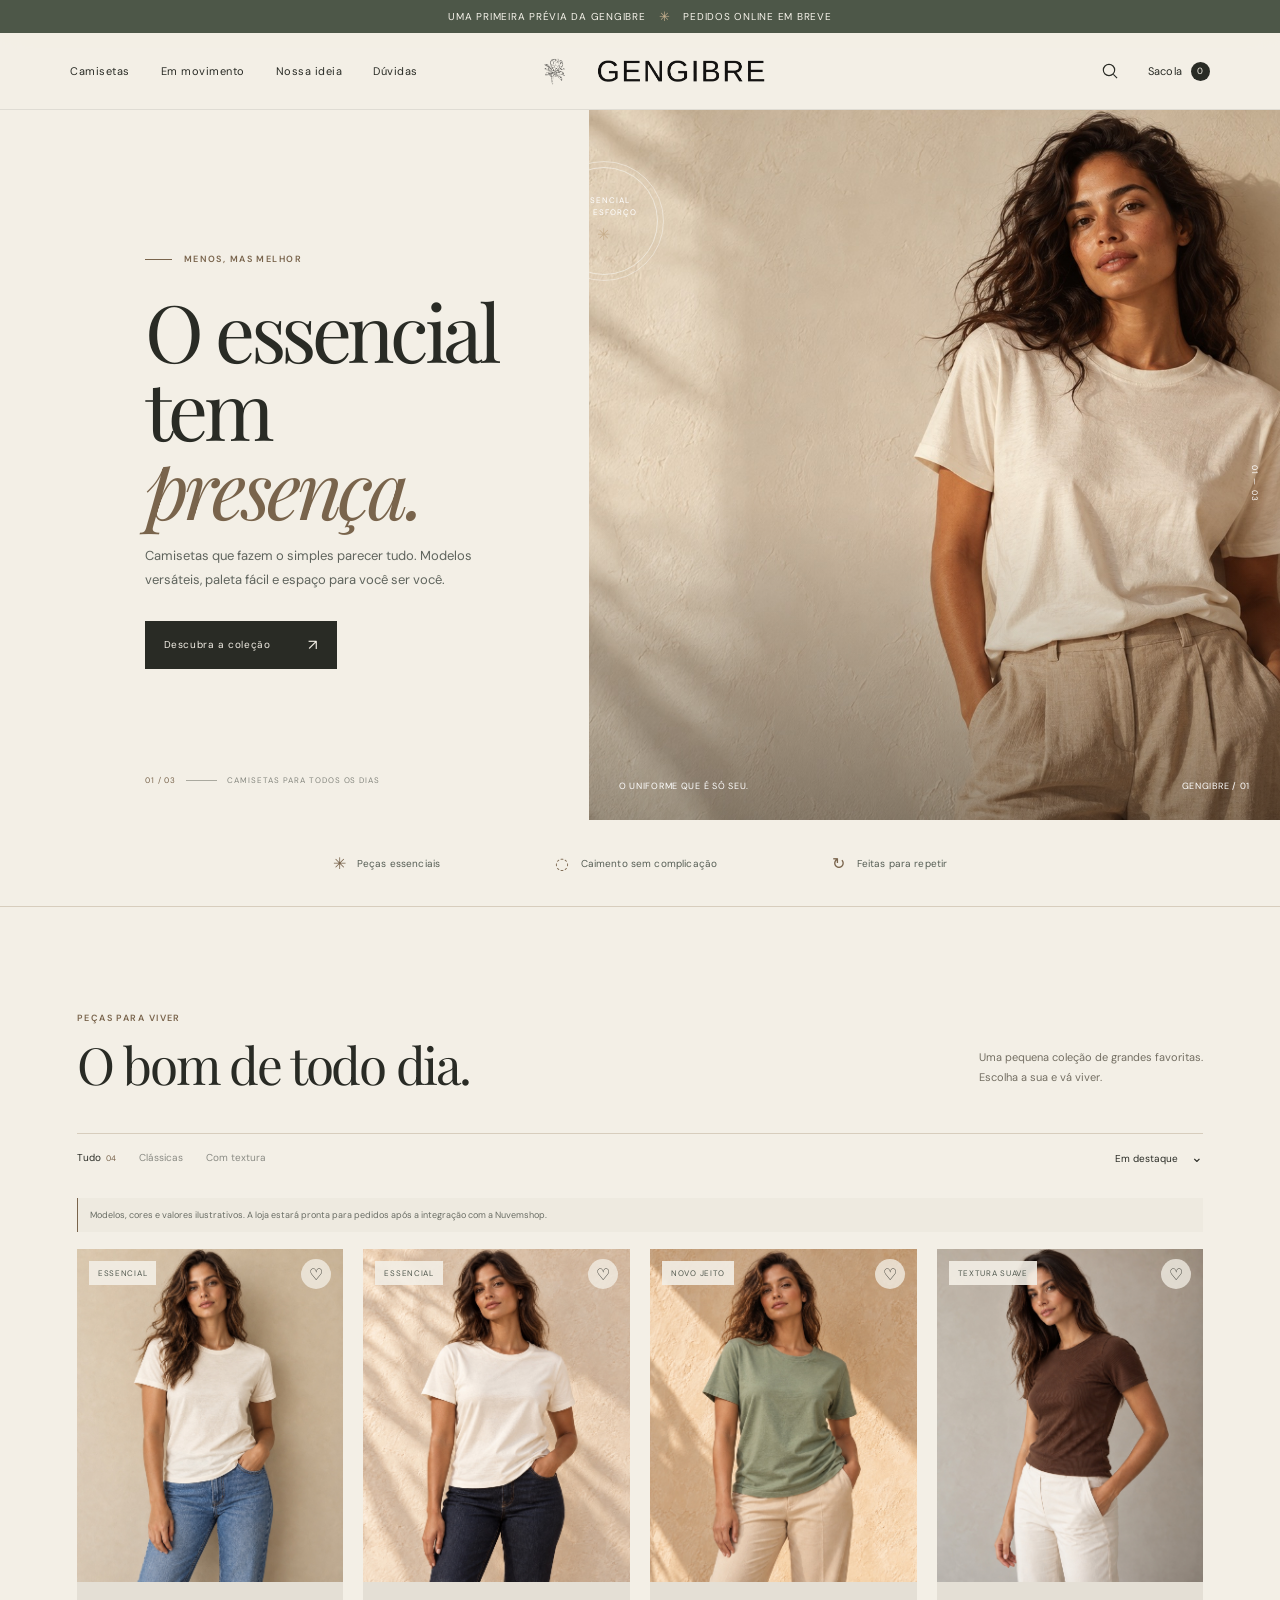
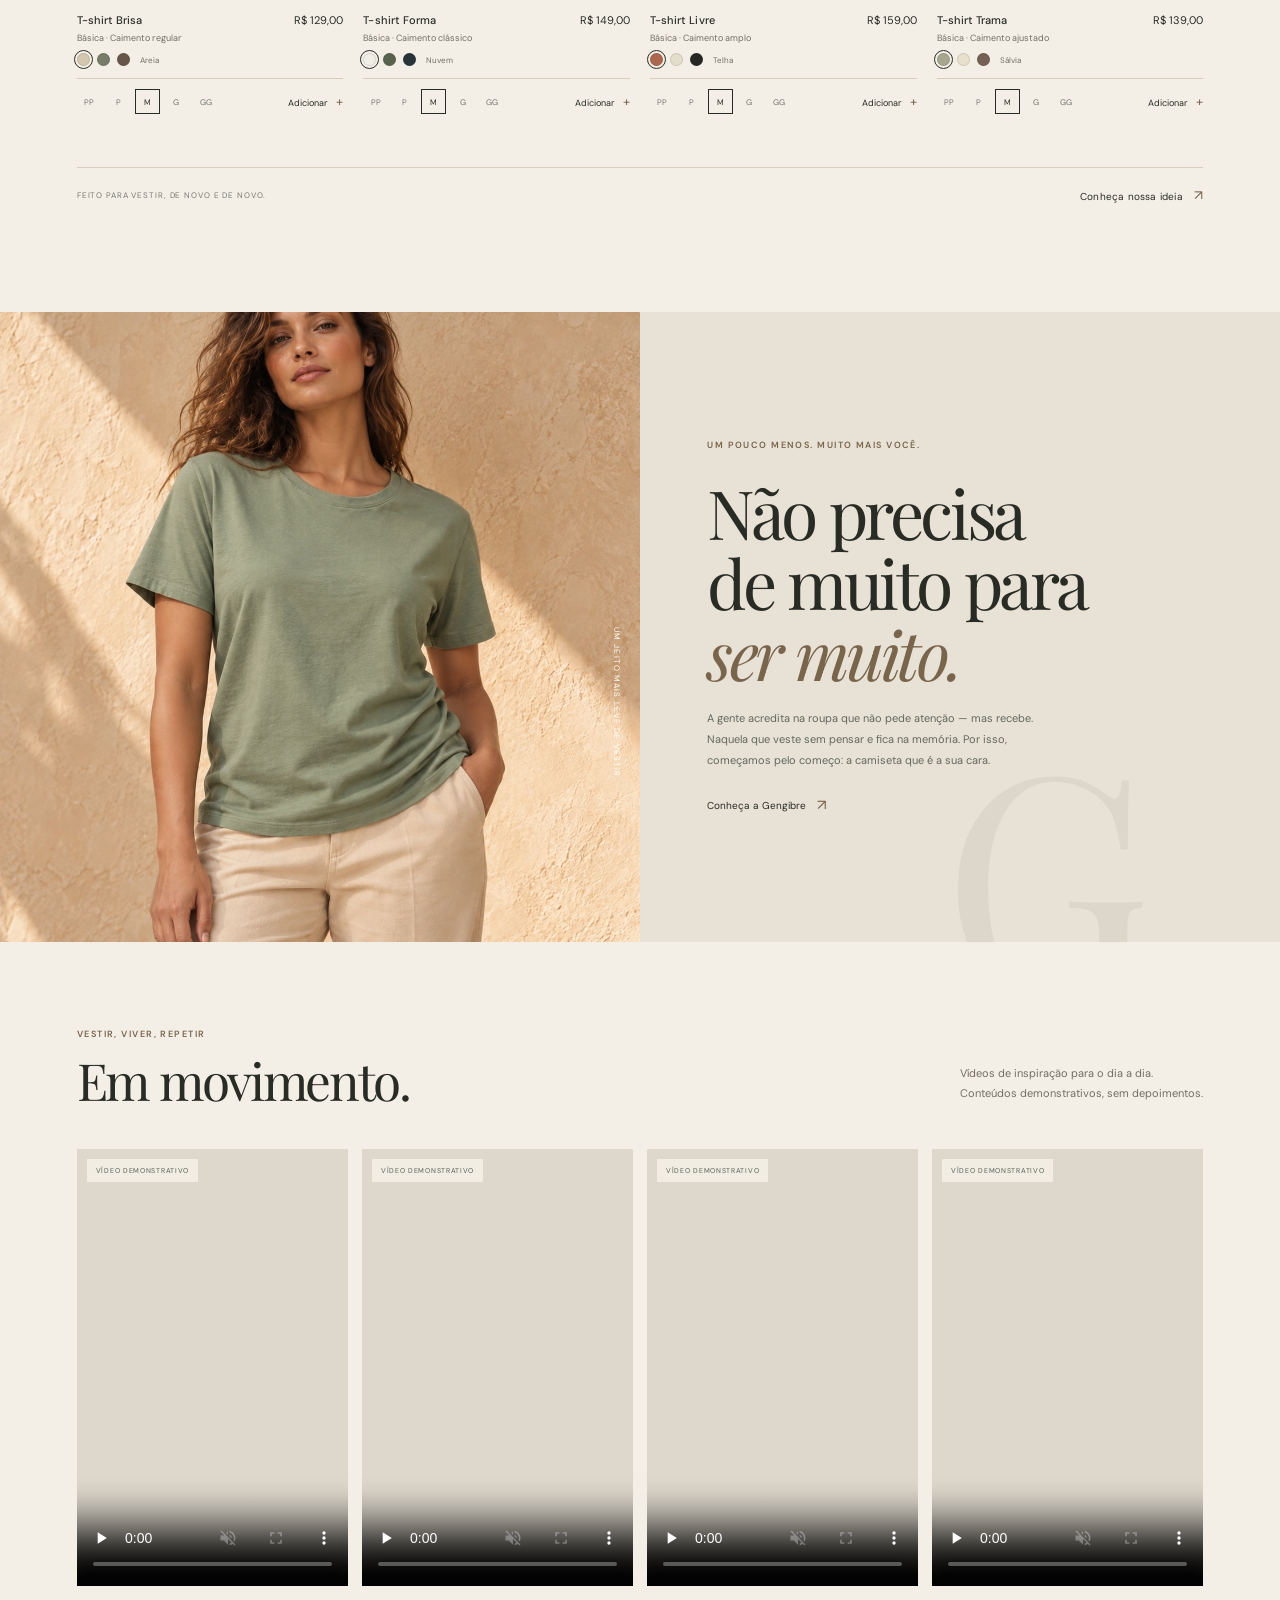
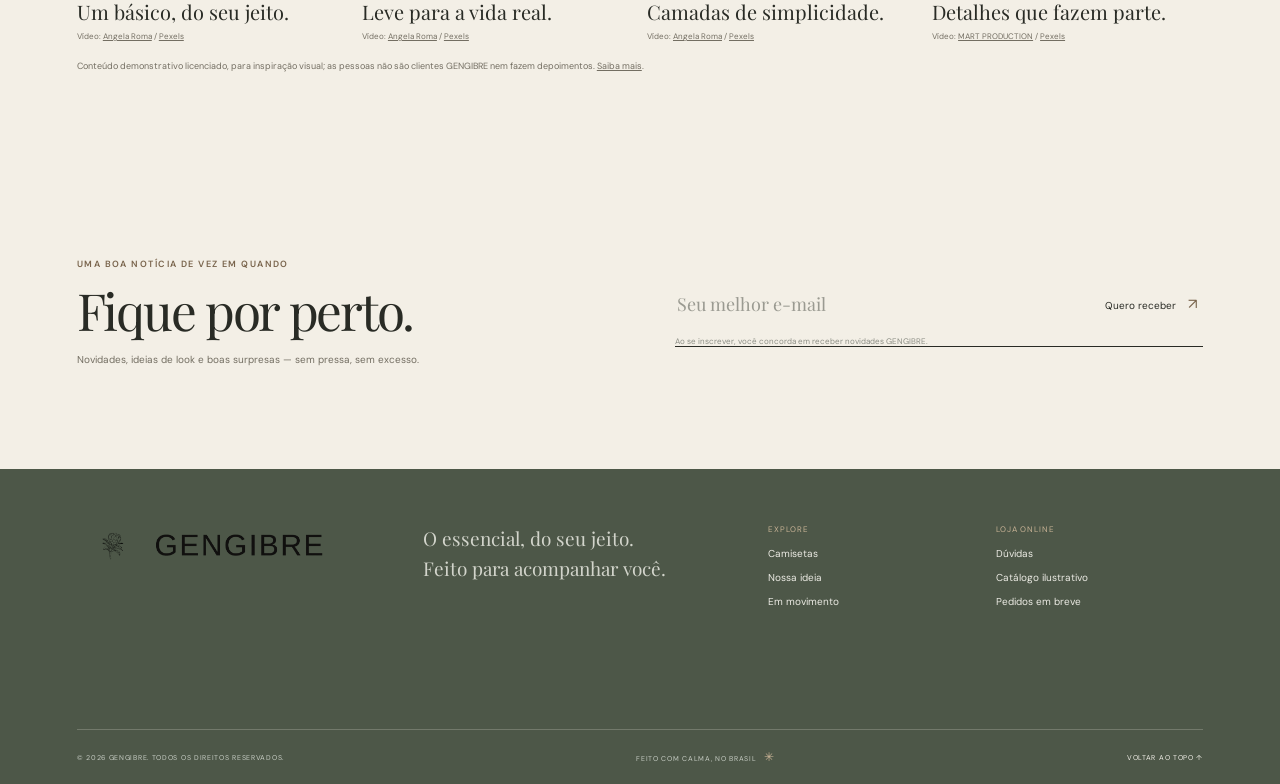
<file: index.html>
<!doctype html>
<html lang="pt-BR">
  <head>
    <meta charset="UTF-8" />
    <meta name="viewport" content="width=device-width, initial-scale=1" />
    <meta name="theme-color" content="#f3efe6" />
    <meta name="description" content="GENGIBRE — camisetas essenciais, feitas para acompanhar você todos os dias." />
    <title>GENGIBRE — vestir o essencial</title>
    <link rel="preconnect" href="https://fonts.googleapis.com" />
    <link rel="preconnect" href="https://fonts.gstatic.com" crossorigin />
    <link href="https://fonts.googleapis.com/css2?family=DM+Sans:wght@400;500;600;700&family=Playfair+Display:wght@400;500&display=swap" rel="stylesheet" />
    <link rel="stylesheet" href="styles.css" />
    <script src="catalog.js" defer></script>
    <script src="store.js" defer></script>
    <script src="script.js" defer></script>
  </head>
  <body>
    <div class="announcement"><span>UMA PRIMEIRA PRÉVIA DA GENGIBRE</span><span class="announcement-dot">✳</span><span>Pedidos online em breve</span></div>

    <header class="site-header">
      <button class="icon-button menu-toggle" aria-label="Abrir menu" aria-expanded="false"><span class="menu-lines"></span></button>
      <nav class="main-nav" aria-label="Navegação principal">
        <a href="colecao.html">Camisetas</a>
        <a href="videos.html">Em movimento</a>
        <a href="sobre.html">Nossa ideia</a>
        <a href="duvidas.html">Dúvidas</a>
      </nav>
      <a class="wordmark has-logo" href="index.html" aria-label="Gengibre, início"><img class="brand-flower" src="assets/gengibre-flower.png" alt="" /><span class="wordmark-crop"><img src="assets/gengibre-wordmark.png" alt="GENGIBRE" /></span></a>
      <div class="header-actions">
        <button class="icon-button search-toggle" aria-label="Abrir busca"><svg viewBox="0 0 24 24" aria-hidden="true"><circle cx="10.8" cy="10.8" r="6.8"></circle><path d="m16 16 4.5 4.5"></path></svg></button>
        <button class="bag-button" aria-label="Abrir sacola">Sacola <span class="bag-count">0</span></button>
      </div>
    </header>

    <div class="search-panel" aria-hidden="true">
      <label for="search-input">O que você está procurando?</label>
      <div class="search-field"><input id="search-input" type="search" placeholder="Busque por uma camiseta..." autocomplete="off" /><button class="search-close" aria-label="Fechar busca">Fechar</button></div>
    </div>
    <div class="mobile-menu" aria-hidden="true"><a href="colecao.html">Camisetas</a><a href="videos.html">Em movimento</a><a href="sobre.html">Nossa ideia</a><a href="duvidas.html">Dúvidas</a></div>

    <main id="inicio">
      <section class="hero" aria-labelledby="hero-title">
        <div class="hero-copy">
          <p class="eyebrow"><span class="eyebrow-line"></span> MENOS, MAS MELHOR</p>
          <h1 id="hero-title">O essencial<br />tem <em>presença.</em></h1>
          <p class="hero-description">Camisetas que fazem o simples parecer tudo. Modelos versáteis, paleta fácil e espaço para você ser você.</p>
          <a class="button button-dark" href="colecao.html">Descubra a coleção <span aria-hidden="true">↗</span></a>
          <div class="hero-note"><span>01 / 03</span><span class="hero-note-line"></span><span>CAMISETAS PARA TODOS OS DIAS</span></div>
        </div>
        <div class="hero-image-wrap">
          <img class="hero-image" src="assets/hero-banner.jpg" alt="Modelo usando camiseta Gengibre em tom marfim" fetchpriority="high" />
          <div class="hero-image-caption"><span>O uniforme que é só seu.</span><span>GENGIBRE / 01</span></div>
          <div class="round-stamp" aria-label="Essenciais para todos os dias"><span>ESSENCIAL<br />SEM ESFORÇO</span><b>✳</b></div>
        </div>
        <div class="hero-index">01 — 03</div>
      </section>

      <section class="promise-bar" aria-label="Diferenciais Gengibre">
        <div><span class="promise-icon">✳</span><span>Peças essenciais</span></div>
        <div><span class="promise-icon">◌</span><span>Caimento sem complicação</span></div>
        <div><span class="promise-icon">↻</span><span>Feitas para repetir</span></div>
      </section>

      <section class="collection section-shell" id="colecao" aria-labelledby="collection-title">
        <div class="section-heading" id="novidades">
          <div><p class="eyebrow">PEÇAS PARA VIVER</p><h2 id="collection-title">O bom de todo dia.</h2></div>
          <p>Uma pequena coleção de grandes favoritas.<br />Escolha a sua e vá viver.</p>
        </div>
        <div class="shop-toolbar">
          <div class="filter-tabs" role="group" aria-label="Filtrar produtos">
            <button class="filter-tab is-active" data-filter="all">Tudo <span>04</span></button>
            <button class="filter-tab" data-filter="classica">Clássicas</button>
            <button class="filter-tab" data-filter="textura">Com textura</button>
          </div>
          <button class="sort-button" aria-label="Ordenar produtos">Em destaque <span aria-hidden="true">⌄</span></button>
        </div>
        <p class="preview-note">Modelos, cores e valores ilustrativos. A loja estará pronta para pedidos após a integração com a Nuvemshop.</p>
        <div class="product-grid" id="product-grid" aria-live="polite"></div>
        <p class="no-results" hidden>Nenhuma camiseta encontrada. Que tal tentar outra busca?</p>
        <div class="collection-bottom"><span>FEITO PARA VESTIR, DE NOVO E DE NOVO.</span><a href="sobre.html">Conheça nossa ideia <span aria-hidden="true">↗</span></a></div>
      </section>

      <section class="editorial" id="sobre">
        <div class="editorial-image"><img src="assets/tee-livre.jpg" alt="Modelo usando camiseta Gengibre verde-sálvia" loading="lazy" /><span class="image-vertical">UM JEITO MAIS LEVE DE VESTIR</span></div>
        <div class="editorial-copy"><p class="eyebrow">UM POUCO MENOS. MUITO MAIS VOCÊ.</p><h2>Não precisa<br />de muito para<br /><em>ser muito.</em></h2><p>A gente acredita na roupa que não pede atenção — mas recebe. Naquela que veste sem pensar e fica na memória. Por isso, começamos pelo começo: a camiseta que é a sua cara.</p><a href="sobre.html" class="text-link">Conheça a Gengibre <span aria-hidden="true">↗</span></a><span class="editorial-mark">G.</span></div>
      </section>

      <section class="video-feature section-shell">
        <div class="section-heading"><div><p class="eyebrow">VESTIR, VIVER, REPETIR</p><h2>Em movimento.</h2></div><p>Vídeos de inspiração para o dia a dia.<br />Conteúdos demonstrativos, sem depoimentos.</p></div>
        <div class="ugc-grid home-ugc-grid">
          <article class="ugc-card"><div class="ugc-video"><video controls muted playsinline preload="none" poster="https://images.pexels.com/videos/7316379/pexels-photo-7316379.jpeg?auto=compress&cs=tinysrgb&fit=crop&h=1200&w=630" aria-label="Vídeo de inspiração: mulher usando camiseta preta"><source src="https://videos.pexels.com/video-files/7316379/7316379-hd_1080_1920_25fps.mp4" type="video/mp4" /></video><span>VÍDEO DEMONSTRATIVO</span></div><div class="ugc-caption"><h2>Um básico, do seu jeito.</h2><p>Vídeo: <a href="https://www.pexels.com/@angela-roma" target="_blank" rel="noreferrer">Angela Roma</a> / <a href="https://www.pexels.com/video/woman-wearing-black-t-shirt-7316379/" target="_blank" rel="noreferrer">Pexels</a></p></div></article>
          <article class="ugc-card"><div class="ugc-video"><video controls muted playsinline preload="none" poster="https://images.pexels.com/videos/7317021/adult-art-beach-beautiful-7317021.jpeg?auto=compress&cs=tinysrgb&fit=crop&h=1200&w=630" aria-label="Vídeo de inspiração: pessoa com camiseta lisa"><source src="https://videos.pexels.com/video-files/7317021/7317021-hd_720_1280_50fps.mp4" type="video/mp4" /></video><span>VÍDEO DEMONSTRATIVO</span></div><div class="ugc-caption"><h2>Leve para a vida real.</h2><p>Vídeo: <a href="https://www.pexels.com/@angela-roma" target="_blank" rel="noreferrer">Angela Roma</a> / <a href="https://www.pexels.com/video/woman-holding-a-plain-shirt-7317021/" target="_blank" rel="noreferrer">Pexels</a></p></div></article>
          <article class="ugc-card"><div class="ugc-video"><video controls muted playsinline preload="none" poster="https://images.pexels.com/videos/7317438/pexels-photo-7317438.jpeg?auto=compress&cs=tinysrgb&fit=crop&h=1200&w=630" aria-label="Vídeo de inspiração: pessoa usando camiseta cinza"><source src="https://videos.pexels.com/video-files/7317438/7317438-hd_1080_1920_25fps.mp4" type="video/mp4" /></video><span>VÍDEO DEMONSTRATIVO</span></div><div class="ugc-caption"><h2>Camadas de simplicidade.</h2><p>Vídeo: <a href="https://www.pexels.com/@angela-roma" target="_blank" rel="noreferrer">Angela Roma</a> / <a href="https://www.pexels.com/video/woman-wearing-a-plain-gray-shirt-7317438/" target="_blank" rel="noreferrer">Pexels</a></p></div></article>
          <article class="ugc-card"><div class="ugc-video"><video controls muted playsinline preload="none" poster="https://images.pexels.com/videos/9558222/pexels-photo-9558222.jpeg?auto=compress&cs=tinysrgb&fit=crop&h=1200&w=630" aria-label="Vídeo de inspiração: camiseta sendo pendurada em cabide"><source src="https://videos.pexels.com/video-files/9558222/9558222-hd_1080_2048_25fps.mp4" type="video/mp4" /></video><span>VÍDEO DEMONSTRATIVO</span></div><div class="ugc-caption"><h2>Detalhes que fazem parte.</h2><p>Vídeo: <a href="https://www.pexels.com/@mart-production" target="_blank" rel="noreferrer">MART PRODUCTION</a> / <a href="https://www.pexels.com/video/a-person-hanging-the-shirt-on-the-rack-9558222/" target="_blank" rel="noreferrer">Pexels</a></p></div></article>
        </div>
        <p class="video-disclaimer">Conteúdo demonstrativo licenciado, para inspiração visual; as pessoas não são clientes GENGIBRE nem fazem depoimentos. <a href="videos.html">Saiba mais</a>.</p>
      </section>

      <section class="newsletter section-shell">
        <div><p class="eyebrow">UMA BOA NOTÍCIA DE VEZ EM QUANDO</p><h2>Fique por perto.</h2><p>Novidades, ideias de look e boas surpresas — sem pressa, sem excesso.</p></div>
        <form class="newsletter-form"><label class="sr-only" for="newsletter-email">Seu e-mail</label><input id="newsletter-email" type="email" placeholder="Seu melhor e-mail" required /><button type="submit" aria-label="Inscrever-se">Quero receber <span aria-hidden="true">↗</span></button><small>Ao se inscrever, você concorda em receber novidades GENGIBRE.</small></form>
      </section>
    </main>

    <footer class="site-footer">
      <div class="footer-main"><a class="wordmark footer-wordmark" href="index.html" aria-label="Gengibre, início"><img class="brand-flower" src="assets/gengibre-flower.png" alt="" /><span class="wordmark-crop"><img src="assets/gengibre-wordmark.png" alt="GENGIBRE" /></span></a><p>O essencial, do seu jeito.<br />Feito para acompanhar você.</p><div class="footer-links"><div><span>EXPLORE</span><a href="colecao.html">Camisetas</a><a href="sobre.html">Nossa ideia</a><a href="videos.html">Em movimento</a></div><div><span>LOJA ONLINE</span><a href="duvidas.html">Dúvidas</a><a href="colecao.html">Catálogo ilustrativo</a><a href="colecao.html">Pedidos em breve</a></div></div></div>
      <div class="footer-bottom"><span>© 2026 GENGIBRE. TODOS OS DIREITOS RESERVADOS.</span><span>FEITO COM CALMA, NO BRASIL <b>✳</b></span><a href="#inicio">VOLTAR AO TOPO ↑</a></div>
    </footer>

    <div class="drawer-backdrop" hidden></div>
    <aside class="cart-drawer" aria-label="Sua sacola" aria-hidden="true">
      <div class="drawer-head"><div><p class="eyebrow">GENGIBRE / SUAS ESCOLHAS</p><h2>Sua sacola <span class="drawer-count">(0)</span></h2></div><button class="drawer-close" aria-label="Fechar sacola">×</button></div>
      <div class="cart-items"></div>
      <div class="empty-cart"><span class="empty-cart-icon">◌</span><h3>Um bom começo.</h3><p>Sua sacola ainda está vazia.<br />Encontre a camiseta que tem a sua cara.</p><button class="button button-dark continue-shopping">Escolher uma camiseta</button></div>
      <div class="drawer-foot" hidden><div class="subtotal"><span>Subtotal ilustrativo</span><strong>R$ 0,00</strong></div><p class="checkout-note">Prévia da loja. Pagamento, frete e pedidos serão ativados com a Nuvemshop.</p><button class="button button-dark checkout-button">Ver próximos passos <span aria-hidden="true">↗</span></button><p class="checkout-unavailable" hidden>Esta vitrine ainda não recebe pedidos. A conexão com a Nuvemshop ativará a finalização da compra.</p><button class="text-link keep-shopping">Continuar escolhendo</button></div>
    </aside>
    <div class="toast" role="status" aria-live="polite"></div>
  </body>
</html>
</file>
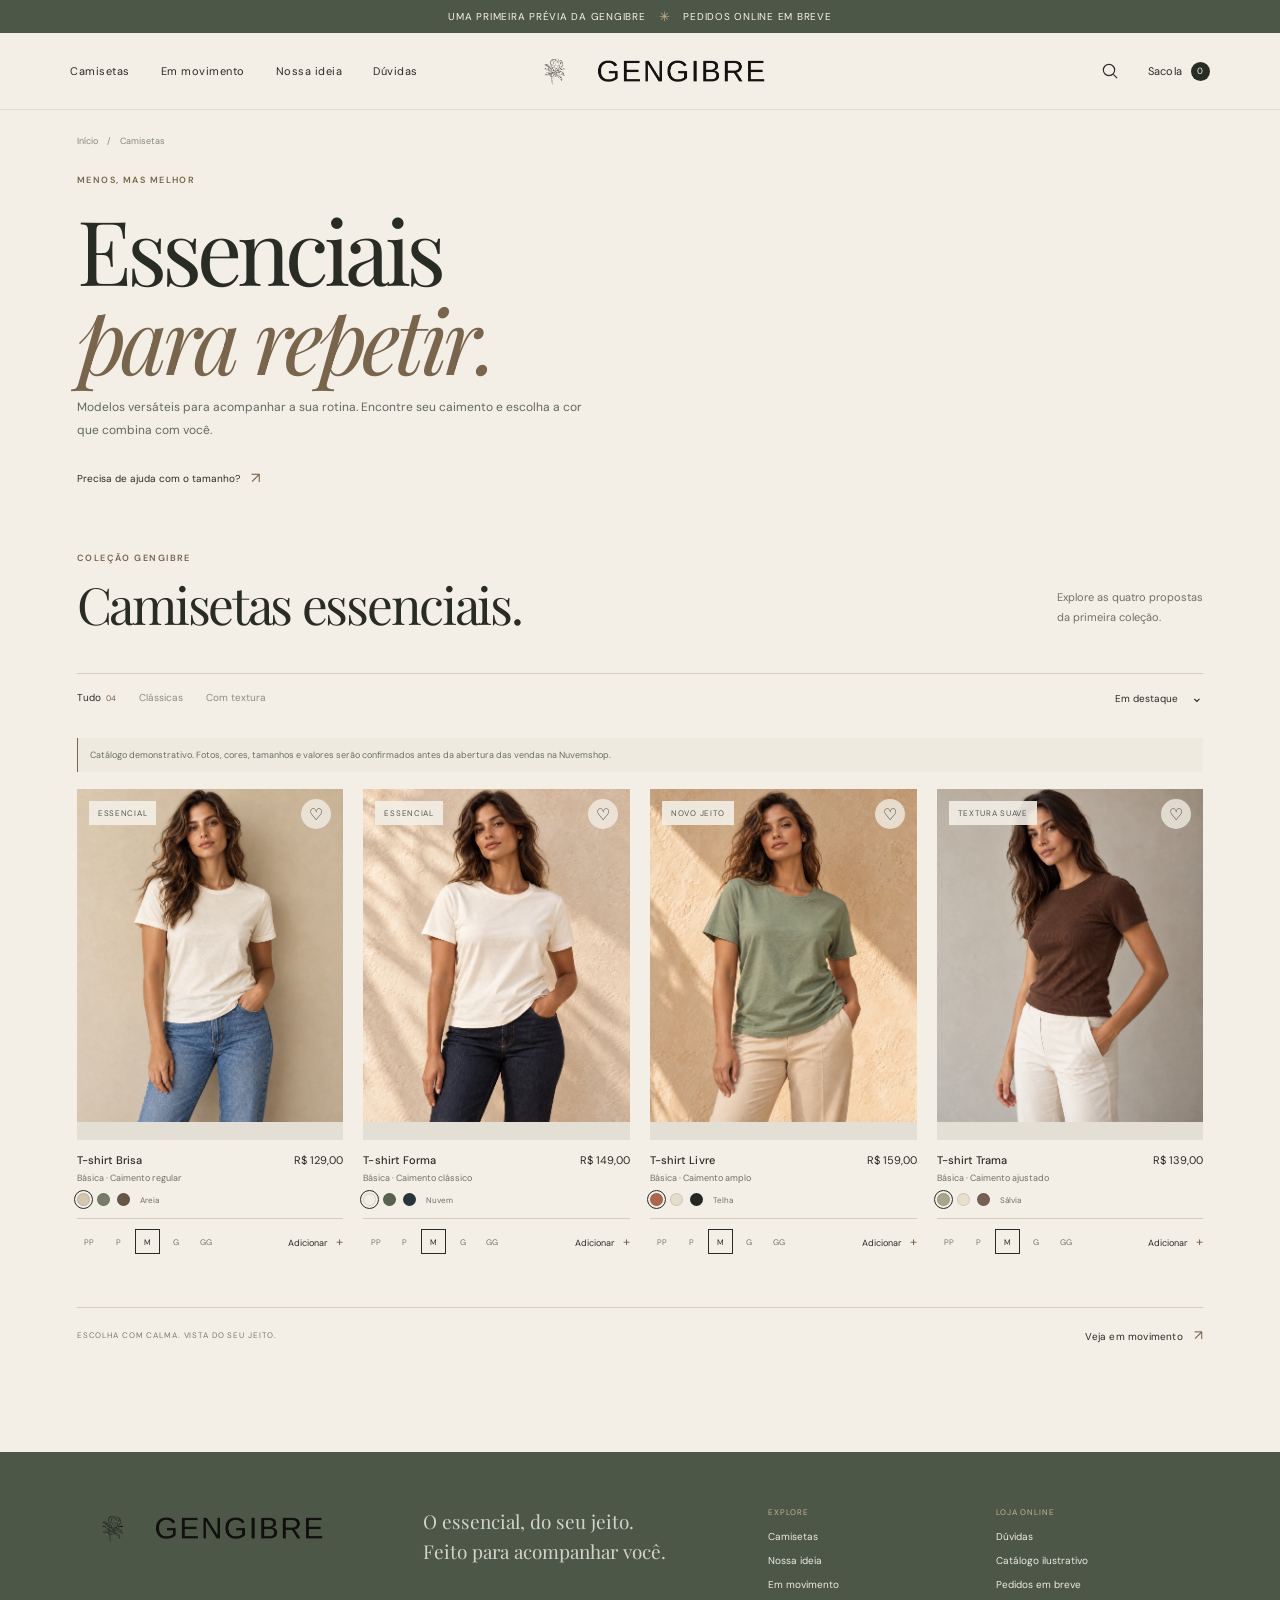
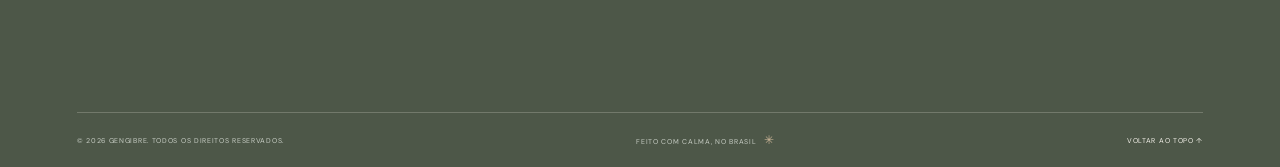
<file: colecao.html>
<!doctype html>
<html lang="pt-BR">
  <head><meta charset="UTF-8" /><meta name="viewport" content="width=device-width, initial-scale=1" /><meta name="theme-color" content="#f3efe6" /><meta name="description" content="Explore a coleção demonstrativa de camisetas básicas GENGIBRE." /><title>Camisetas essenciais — GENGIBRE</title><link rel="preconnect" href="https://fonts.googleapis.com" /><link rel="preconnect" href="https://fonts.gstatic.com" crossorigin /><link href="https://fonts.googleapis.com/css2?family=DM+Sans:wght@400;500;600;700&family=Playfair+Display:wght@400;500&display=swap" rel="stylesheet" /><link rel="stylesheet" href="styles.css" /><script src="catalog.js" defer></script><script src="store.js" defer></script><script src="script.js" defer></script></head>
  <body id="topo">
    <div class="announcement"><span>UMA PRIMEIRA PRÉVIA DA GENGIBRE</span><span class="announcement-dot">✳</span><span>Pedidos online em breve</span></div>
    <header class="site-header">
      <button class="icon-button menu-toggle" aria-label="Abrir menu" aria-expanded="false"><span class="menu-lines"></span></button>
      <nav class="main-nav" aria-label="Navegação principal"><a href="colecao.html">Camisetas</a><a href="videos.html">Em movimento</a><a href="sobre.html">Nossa ideia</a><a href="duvidas.html">Dúvidas</a></nav>
      <a class="wordmark has-logo" href="index.html" aria-label="Gengibre, início"><img class="brand-flower" src="assets/gengibre-flower.png" alt="" /><span class="wordmark-crop"><img src="assets/gengibre-wordmark.png" alt="GENGIBRE" /></span></a>
      <div class="header-actions"><button class="icon-button search-toggle" aria-label="Abrir busca"><svg viewBox="0 0 24 24" aria-hidden="true"><circle cx="10.8" cy="10.8" r="6.8"></circle><path d="m16 16 4.5 4.5"></path></svg></button><button class="bag-button" aria-label="Abrir sacola">Sacola <span class="bag-count">0</span></button></div>
    </header>
    <div class="search-panel" aria-hidden="true"><label for="search-input">O que você está procurando?</label><div class="search-field"><input id="search-input" type="search" placeholder="Busque por uma camiseta..." autocomplete="off" /><button class="search-close" aria-label="Fechar busca">Fechar</button></div></div>
    <div class="mobile-menu" aria-hidden="true"><a href="colecao.html">Camisetas</a><a href="videos.html">Em movimento</a><a href="sobre.html">Nossa ideia</a><a href="duvidas.html">Dúvidas</a></div>
<main>
      <section class="page-intro section-shell collection-page-intro"><nav class="breadcrumbs" aria-label="Você está aqui"><a href="index.html">Início</a><span>/</span><span>Camisetas</span></nav><p class="eyebrow">MENOS, MAS MELHOR</p><h1>Essenciais<br /><em>para repetir.</em></h1><p>Modelos versáteis para acompanhar a sua rotina. Encontre seu caimento e escolha a cor que combina com você.</p><a href="duvidas.html#tamanhos" class="text-link">Precisa de ajuda com o tamanho? <span aria-hidden="true">↗</span></a></section>
      <section class="collection section-shell collection-page" id="colecao" aria-labelledby="collection-title"><div class="section-heading"><div><p class="eyebrow">COLEÇÃO GENGIBRE</p><h2 id="collection-title">Camisetas essenciais.</h2></div><p>Explore as quatro propostas<br />da primeira coleção.</p></div><div class="shop-toolbar"><div class="filter-tabs" role="group" aria-label="Filtrar produtos"><button class="filter-tab is-active" data-filter="all">Tudo <span>04</span></button><button class="filter-tab" data-filter="classica">Clássicas</button><button class="filter-tab" data-filter="textura">Com textura</button></div><button class="sort-button" aria-label="Ordenar produtos">Em destaque <span aria-hidden="true">⌄</span></button></div><p class="preview-note">Catálogo demonstrativo. Fotos, cores, tamanhos e valores serão confirmados antes da abertura das vendas na Nuvemshop.</p><div class="product-grid" id="product-grid" aria-live="polite"></div><p class="no-results" hidden>Nenhuma camiseta encontrada. Tente outro nome ou cor.</p><div class="collection-bottom"><span>ESCOLHA COM CALMA. VISTA DO SEU JEITO.</span><a href="videos.html">Veja em movimento <span aria-hidden="true">↗</span></a></div></section>
</main>
    <footer class="site-footer"><div class="footer-main"><a class="wordmark footer-wordmark" href="index.html" aria-label="Gengibre, início"><img class="brand-flower" src="assets/gengibre-flower.png" alt="" /><span class="wordmark-crop"><img src="assets/gengibre-wordmark.png" alt="GENGIBRE" /></span></a><p>O essencial, do seu jeito.<br />Feito para acompanhar você.</p><div class="footer-links"><div><span>EXPLORE</span><a href="colecao.html">Camisetas</a><a href="sobre.html">Nossa ideia</a><a href="videos.html">Em movimento</a></div><div><span>LOJA ONLINE</span><a href="duvidas.html">Dúvidas</a><a href="colecao.html">Catálogo ilustrativo</a><a href="colecao.html">Pedidos em breve</a></div></div></div><div class="footer-bottom"><span>© 2026 GENGIBRE. TODOS OS DIREITOS RESERVADOS.</span><span>FEITO COM CALMA, NO BRASIL <b>✳</b></span><a href="#topo">VOLTAR AO TOPO ↑</a></div></footer>
    <div class="drawer-backdrop" hidden></div><aside class="cart-drawer" aria-label="Sua sacola" aria-hidden="true"><div class="drawer-head"><div><p class="eyebrow">GENGIBRE / SUAS ESCOLHAS</p><h2>Sua sacola <span class="drawer-count">(0)</span></h2></div><button class="drawer-close" aria-label="Fechar sacola">×</button></div><div class="cart-items"></div><div class="empty-cart"><span class="empty-cart-icon">◌</span><h3>Um bom começo.</h3><p>Sua sacola ainda está vazia.<br />Encontre a camiseta que tem a sua cara.</p><button class="button button-dark continue-shopping">Escolher uma camiseta</button></div><div class="drawer-foot" hidden><div class="subtotal"><span>Subtotal ilustrativo</span><strong>R$ 0,00</strong></div><p class="checkout-note">Prévia da loja. Pagamento, frete e pedidos serão ativados com a Nuvemshop.</p><button class="button button-dark checkout-button">Ver próximos passos <span aria-hidden="true">↗</span></button><p class="checkout-unavailable" hidden>Esta vitrine ainda não recebe pedidos. A conexão com a Nuvemshop ativará a finalização da compra.</p><button class="text-link keep-shopping">Continuar escolhendo</button></div></aside><div class="toast" role="status" aria-live="polite"></div>
</body>
</html>
</file>
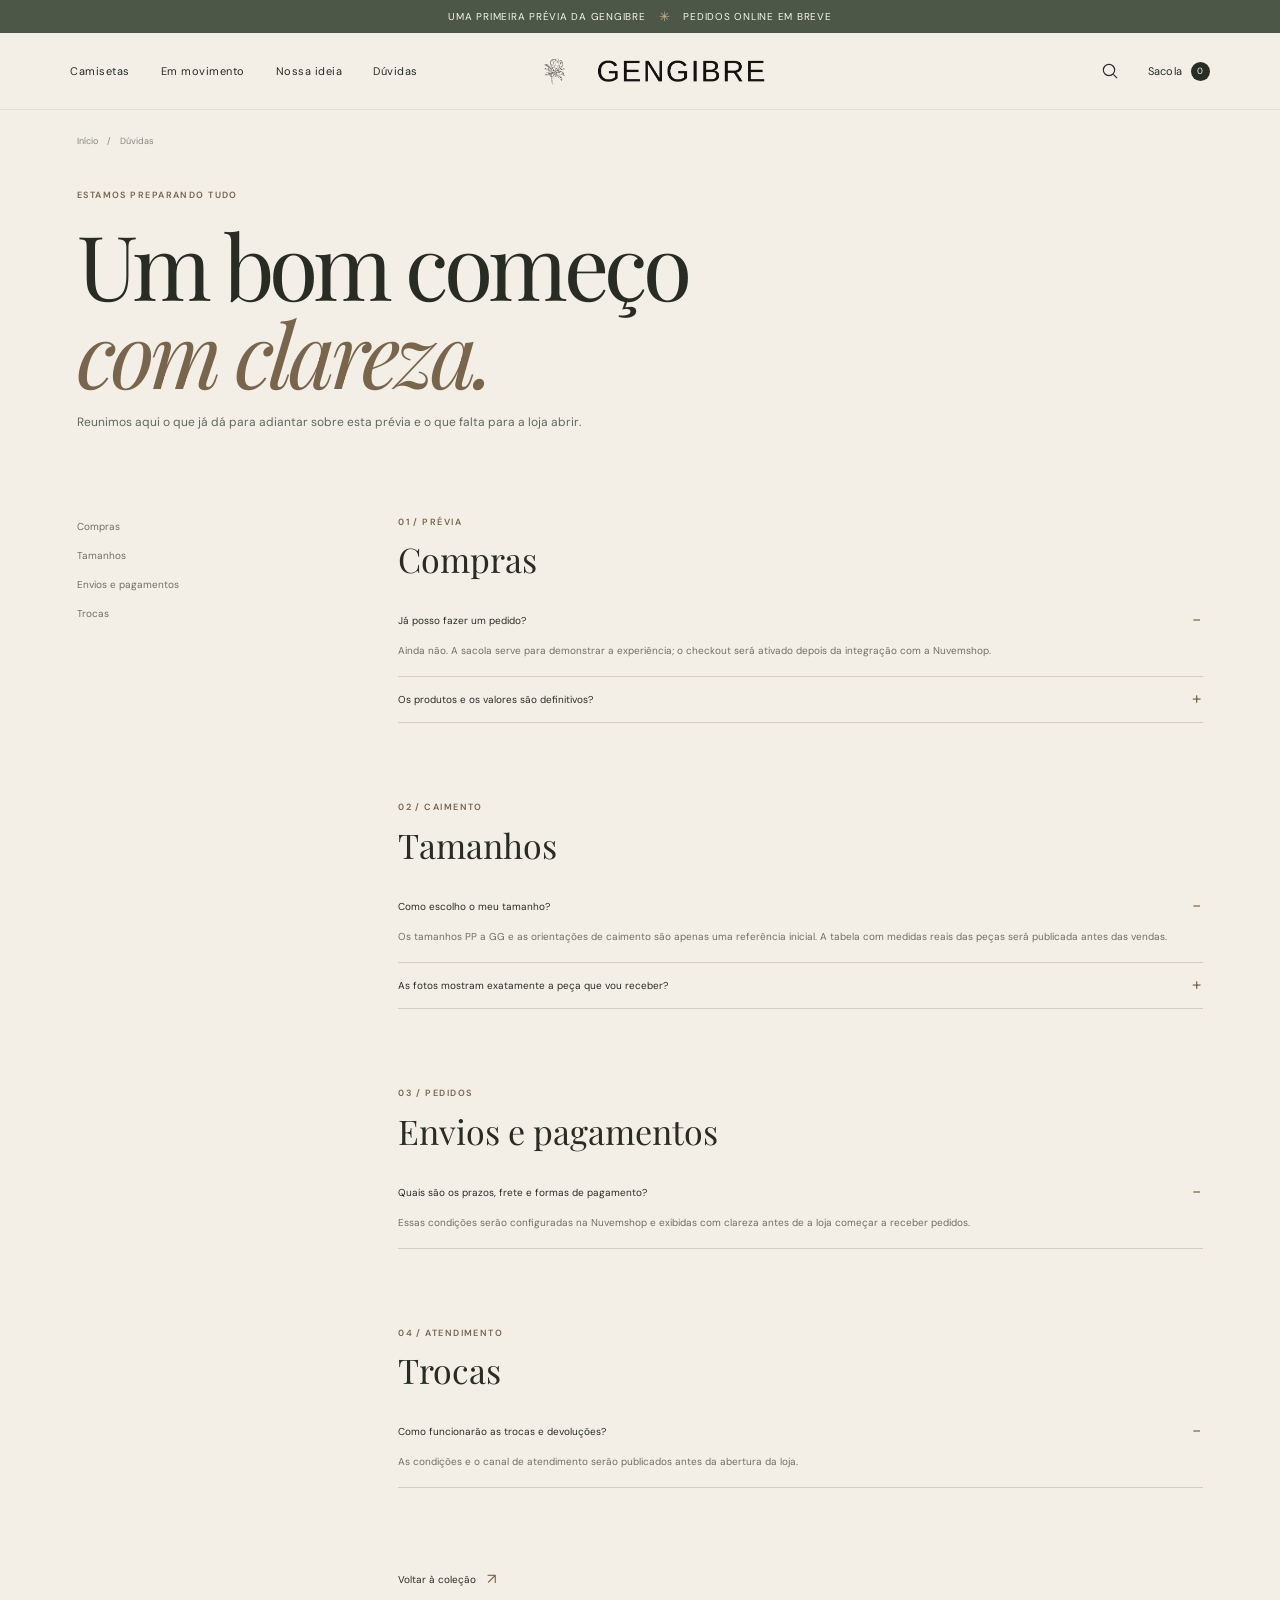
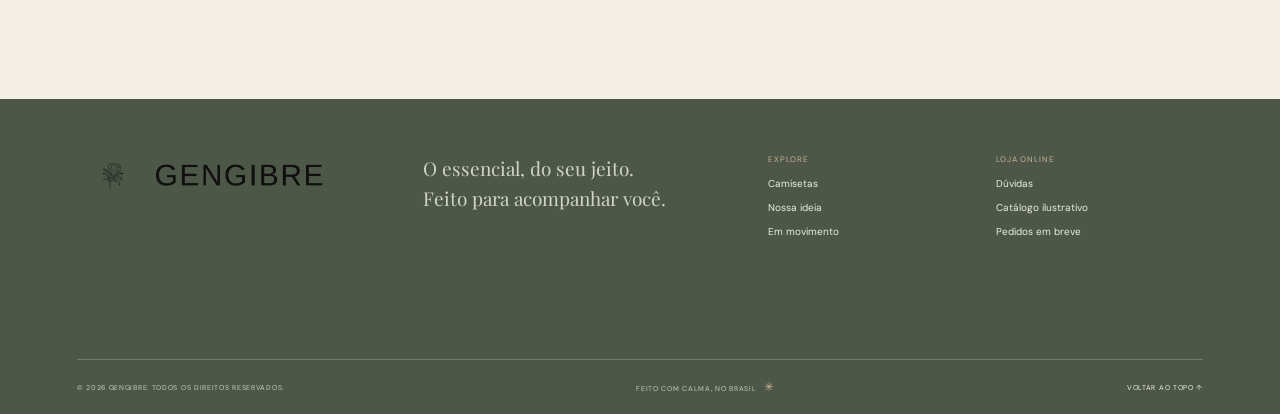
<file: duvidas.html>
<!doctype html>
<html lang="pt-BR">
  <head><meta charset="UTF-8" /><meta name="viewport" content="width=device-width, initial-scale=1" /><meta name="theme-color" content="#f3efe6" /><meta name="description" content="Informações sobre a prévia da loja GENGIBRE, catálogo, tamanhos e abertura das vendas." /><title>Dúvidas — GENGIBRE</title><link rel="preconnect" href="https://fonts.googleapis.com" /><link rel="preconnect" href="https://fonts.gstatic.com" crossorigin /><link href="https://fonts.googleapis.com/css2?family=DM+Sans:wght@400;500;600;700&family=Playfair+Display:wght@400;500&display=swap" rel="stylesheet" /><link rel="stylesheet" href="styles.css" /><script src="catalog.js" defer></script><script src="store.js" defer></script><script src="script.js" defer></script></head>
  <body id="topo">
    <div class="announcement"><span>UMA PRIMEIRA PRÉVIA DA GENGIBRE</span><span class="announcement-dot">✳</span><span>Pedidos online em breve</span></div>
    <header class="site-header">
      <button class="icon-button menu-toggle" aria-label="Abrir menu" aria-expanded="false"><span class="menu-lines"></span></button>
      <nav class="main-nav" aria-label="Navegação principal"><a href="colecao.html">Camisetas</a><a href="videos.html">Em movimento</a><a href="sobre.html">Nossa ideia</a><a href="duvidas.html">Dúvidas</a></nav>
      <a class="wordmark has-logo" href="index.html" aria-label="Gengibre, início"><img class="brand-flower" src="assets/gengibre-flower.png" alt="" /><span class="wordmark-crop"><img src="assets/gengibre-wordmark.png" alt="GENGIBRE" /></span></a>
      <div class="header-actions"><button class="icon-button search-toggle" aria-label="Abrir busca"><svg viewBox="0 0 24 24" aria-hidden="true"><circle cx="10.8" cy="10.8" r="6.8"></circle><path d="m16 16 4.5 4.5"></path></svg></button><button class="bag-button" aria-label="Abrir sacola">Sacola <span class="bag-count">0</span></button></div>
    </header>
    <div class="search-panel" aria-hidden="true"><label for="search-input">O que você está procurando?</label><div class="search-field"><input id="search-input" type="search" placeholder="Busque por uma camiseta..." autocomplete="off" /><button class="search-close" aria-label="Fechar busca">Fechar</button></div></div>
    <div class="mobile-menu" aria-hidden="true"><a href="colecao.html">Camisetas</a><a href="videos.html">Em movimento</a><a href="sobre.html">Nossa ideia</a><a href="duvidas.html">Dúvidas</a></div>
<main>
      <section class="page-intro section-shell faq-intro"><nav class="breadcrumbs" aria-label="Você está aqui"><a href="index.html">Início</a><span>/</span><span>Dúvidas</span></nav><p class="eyebrow">ESTAMOS PREPARANDO TUDO</p><h1>Um bom começo<br /><em>com clareza.</em></h1><p>Reunimos aqui o que já dá para adiantar sobre esta prévia e o que falta para a loja abrir.</p></section>
      <section class="faq-layout section-shell"><nav class="faq-index"><a href="#compras">Compras</a><a href="#tamanhos">Tamanhos</a><a href="#envios">Envios e pagamentos</a><a href="#trocas">Trocas</a></nav><div class="faq-content"><section id="compras"><p class="eyebrow">01 / PRÉVIA</p><h2>Compras</h2><details open><summary>Já posso fazer um pedido?</summary><p>Ainda não. A sacola serve para demonstrar a experiência; o checkout será ativado depois da integração com a Nuvemshop.</p></details><details><summary>Os produtos e os valores são definitivos?</summary><p>Não. Os modelos, imagens, cores, disponibilidade e preços desta vitrine são ilustrativos. As informações finais serão confirmadas antes da abertura.</p></details></section><section id="tamanhos"><p class="eyebrow">02 / CAIMENTO</p><h2>Tamanhos</h2><details open><summary>Como escolho o meu tamanho?</summary><p>Os tamanhos PP a GG e as orientações de caimento são apenas uma referência inicial. A tabela com medidas reais das peças será publicada antes das vendas.</p></details><details><summary>As fotos mostram exatamente a peça que vou receber?</summary><p>As fotos atuais são imagens conceituais da prévia, não fotografias de produtos finais.</p></details></section><section id="envios"><p class="eyebrow">03 / PEDIDOS</p><h2>Envios e pagamentos</h2><details open><summary>Quais são os prazos, frete e formas de pagamento?</summary><p>Essas condições serão configuradas na Nuvemshop e exibidas com clareza antes de a loja começar a receber pedidos.</p></details></section><section id="trocas"><p class="eyebrow">04 / ATENDIMENTO</p><h2>Trocas</h2><details open><summary>Como funcionarão as trocas e devoluções?</summary><p>As condições e o canal de atendimento serão publicados antes da abertura da loja.</p></details></section><a class="text-link" href="colecao.html">Voltar à coleção <span aria-hidden="true">↗</span></a></div></section>
</main>
    <footer class="site-footer"><div class="footer-main"><a class="wordmark footer-wordmark" href="index.html" aria-label="Gengibre, início"><img class="brand-flower" src="assets/gengibre-flower.png" alt="" /><span class="wordmark-crop"><img src="assets/gengibre-wordmark.png" alt="GENGIBRE" /></span></a><p>O essencial, do seu jeito.<br />Feito para acompanhar você.</p><div class="footer-links"><div><span>EXPLORE</span><a href="colecao.html">Camisetas</a><a href="sobre.html">Nossa ideia</a><a href="videos.html">Em movimento</a></div><div><span>LOJA ONLINE</span><a href="duvidas.html">Dúvidas</a><a href="colecao.html">Catálogo ilustrativo</a><a href="colecao.html">Pedidos em breve</a></div></div></div><div class="footer-bottom"><span>© 2026 GENGIBRE. TODOS OS DIREITOS RESERVADOS.</span><span>FEITO COM CALMA, NO BRASIL <b>✳</b></span><a href="#topo">VOLTAR AO TOPO ↑</a></div></footer>
    <div class="drawer-backdrop" hidden></div><aside class="cart-drawer" aria-label="Sua sacola" aria-hidden="true"><div class="drawer-head"><div><p class="eyebrow">GENGIBRE / SUAS ESCOLHAS</p><h2>Sua sacola <span class="drawer-count">(0)</span></h2></div><button class="drawer-close" aria-label="Fechar sacola">×</button></div><div class="cart-items"></div><div class="empty-cart"><span class="empty-cart-icon">◌</span><h3>Um bom começo.</h3><p>Sua sacola ainda está vazia.<br />Encontre a camiseta que tem a sua cara.</p><button class="button button-dark continue-shopping">Escolher uma camiseta</button></div><div class="drawer-foot" hidden><div class="subtotal"><span>Subtotal ilustrativo</span><strong>R$ 0,00</strong></div><p class="checkout-note">Prévia da loja. Pagamento, frete e pedidos serão ativados com a Nuvemshop.</p><button class="button button-dark checkout-button">Ver próximos passos <span aria-hidden="true">↗</span></button><p class="checkout-unavailable" hidden>Esta vitrine ainda não recebe pedidos. A conexão com a Nuvemshop ativará a finalização da compra.</p><button class="text-link keep-shopping">Continuar escolhendo</button></div></aside><div class="toast" role="status" aria-live="polite"></div>
</body>
</html>
</file>
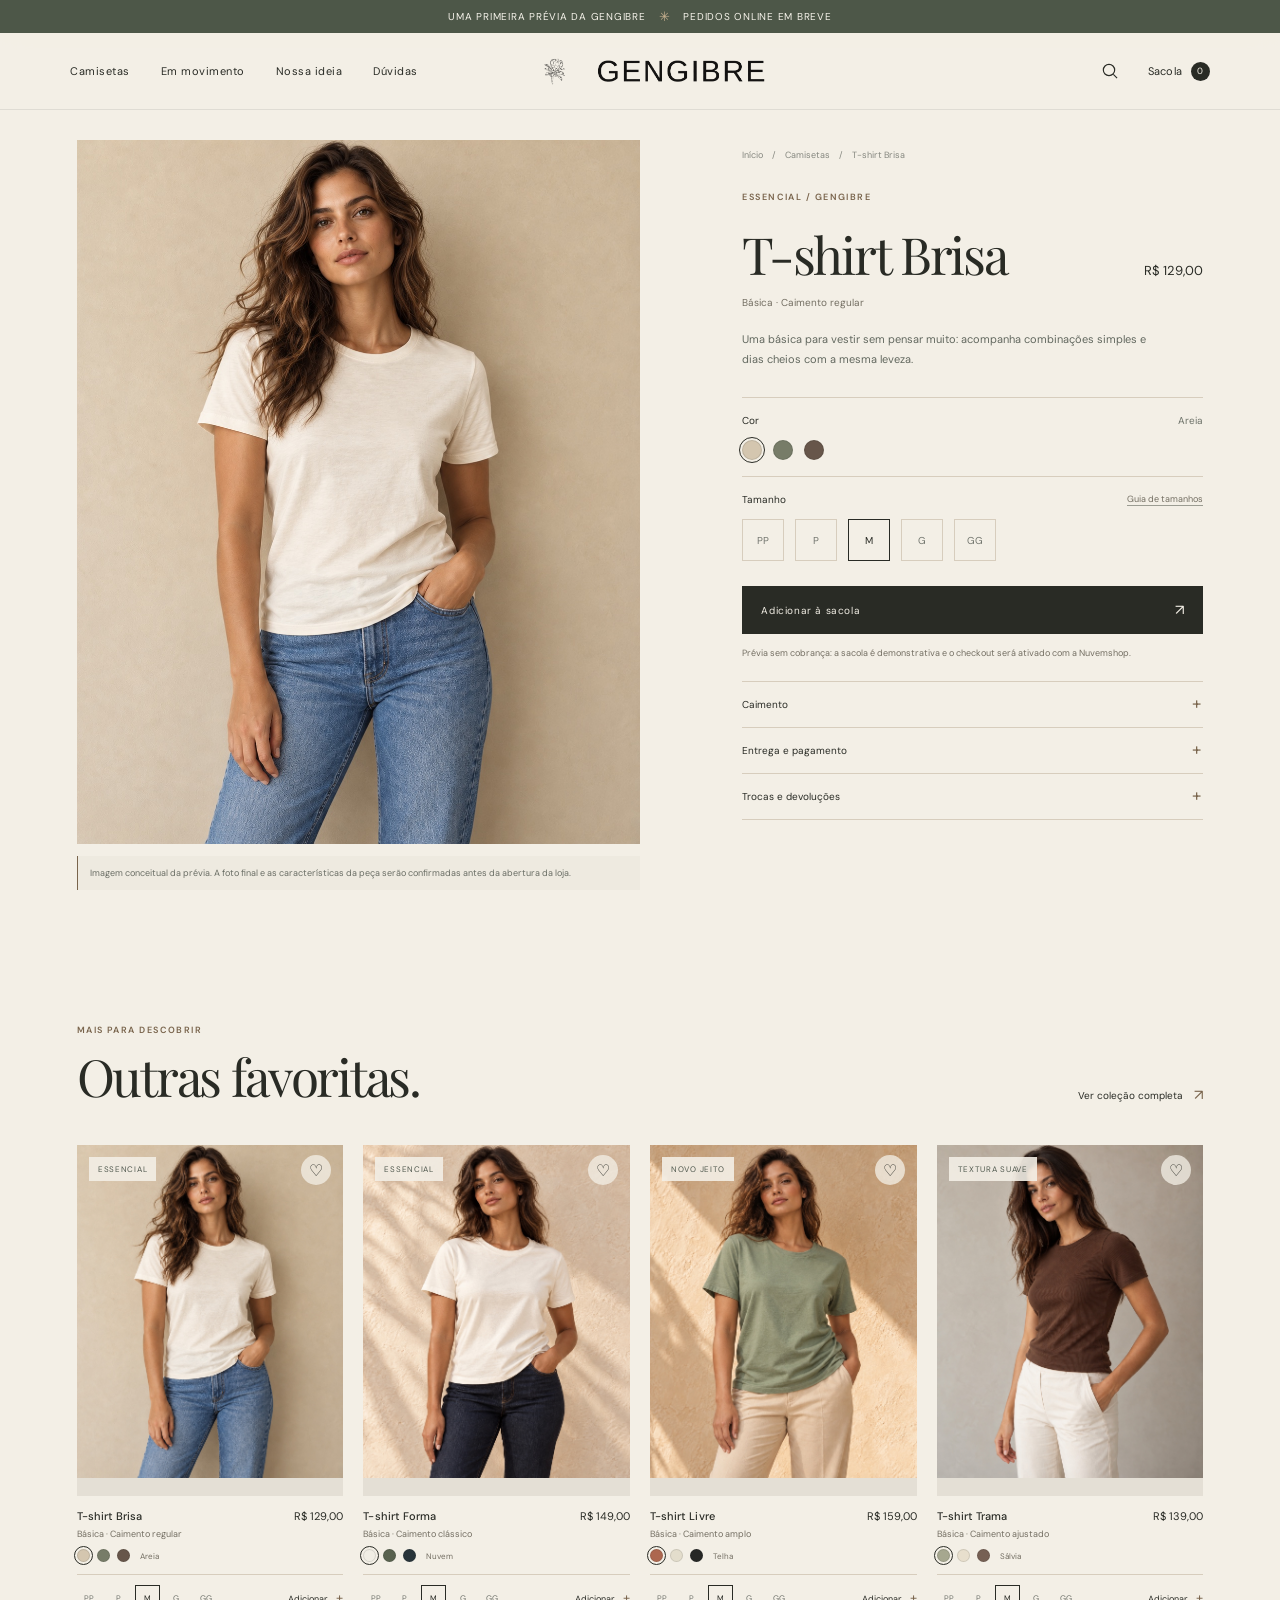
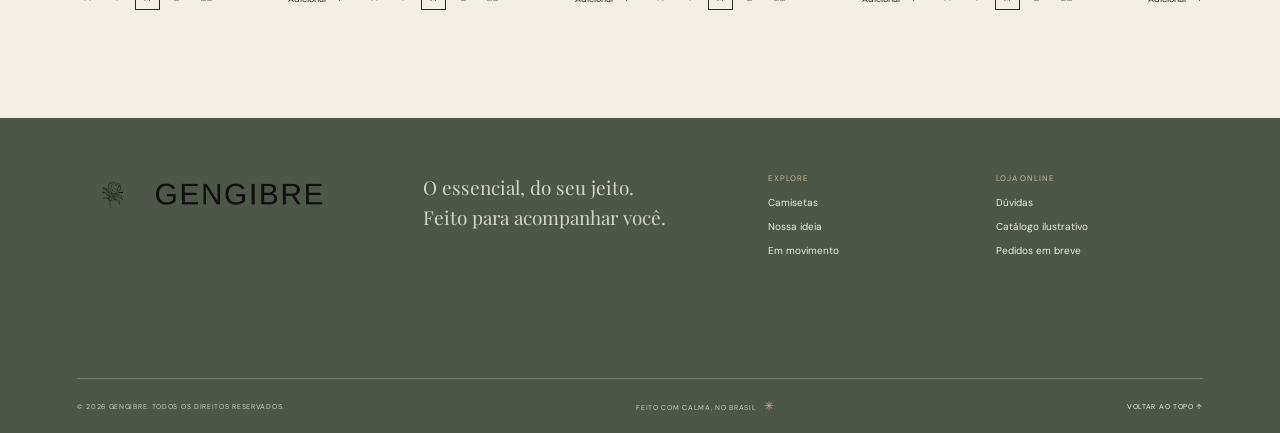
<file: produto.html>
<!doctype html>
<html lang="pt-BR">
  <head><meta charset="UTF-8" /><meta name="viewport" content="width=device-width, initial-scale=1" /><meta name="theme-color" content="#f3efe6" /><meta name="description" content="Detalhes da camiseta GENGIBRE e seleção de cor e tamanho." /><title>Camiseta — GENGIBRE</title><link rel="preconnect" href="https://fonts.googleapis.com" /><link rel="preconnect" href="https://fonts.gstatic.com" crossorigin /><link href="https://fonts.googleapis.com/css2?family=DM+Sans:wght@400;500;600;700&family=Playfair+Display:wght@400;500&display=swap" rel="stylesheet" /><link rel="stylesheet" href="styles.css" /><script src="catalog.js" defer></script><script src="store.js" defer></script><script src="script.js" defer></script><script src="product.js" defer></script></head>
  <body id="topo">
    <div class="announcement"><span>UMA PRIMEIRA PRÉVIA DA GENGIBRE</span><span class="announcement-dot">✳</span><span>Pedidos online em breve</span></div>
    <header class="site-header">
      <button class="icon-button menu-toggle" aria-label="Abrir menu" aria-expanded="false"><span class="menu-lines"></span></button>
      <nav class="main-nav" aria-label="Navegação principal"><a href="colecao.html">Camisetas</a><a href="videos.html">Em movimento</a><a href="sobre.html">Nossa ideia</a><a href="duvidas.html">Dúvidas</a></nav>
      <a class="wordmark has-logo" href="index.html" aria-label="Gengibre, início"><img class="brand-flower" src="assets/gengibre-flower.png" alt="" /><span class="wordmark-crop"><img src="assets/gengibre-wordmark.png" alt="GENGIBRE" /></span></a>
      <div class="header-actions"><button class="icon-button search-toggle" aria-label="Abrir busca"><svg viewBox="0 0 24 24" aria-hidden="true"><circle cx="10.8" cy="10.8" r="6.8"></circle><path d="m16 16 4.5 4.5"></path></svg></button><button class="bag-button" aria-label="Abrir sacola">Sacola <span class="bag-count">0</span></button></div>
    </header>
    <div class="search-panel" aria-hidden="true"><label for="search-input">O que você está procurando?</label><div class="search-field"><input id="search-input" type="search" placeholder="Busque por uma camiseta..." autocomplete="off" /><button class="search-close" aria-label="Fechar busca">Fechar</button></div></div>
    <div class="mobile-menu" aria-hidden="true"><a href="colecao.html">Camisetas</a><a href="videos.html">Em movimento</a><a href="sobre.html">Nossa ideia</a><a href="duvidas.html">Dúvidas</a></div>
<main>
      <section class="product-detail-section section-shell"><div id="product-detail" class="product-detail" aria-live="polite"></div></section>
      <section class="collection section-shell related-section"><div class="section-heading"><div><p class="eyebrow">MAIS PARA DESCOBRIR</p><h2>Outras favoritas.</h2></div><a class="text-link" href="colecao.html">Ver coleção completa <span aria-hidden="true">↗</span></a></div><div class="product-grid" id="product-grid" aria-live="polite"></div></section>
      <dialog class="size-guide-dialog" id="size-guide"><div class="dialog-head"><div><p class="eyebrow">GUIA GENGIBRE</p><h2>Encontre seu caimento.</h2></div><button class="drawer-close" type="button" aria-label="Fechar guia" onclick="this.closest('dialog').close()">×</button></div><p>Os tamanhos PP a GG são uma referência visual desta prévia. Como as medidas reais ainda serão confirmadas, use estas orientações gerais:</p><ul><li>Seu tamanho habitual: caimento esperado do modelo.</li><li>Um tamanho acima: visual mais solto.</li><li>Um tamanho abaixo: visual mais ajustado.</li></ul><p class="preview-note">A tabela com medidas da peça e da modelo será incluída antes de a loja receber pedidos.</p><button class="button button-dark" type="button" onclick="this.closest('dialog').close()">Entendi</button></dialog>
</main>
    <footer class="site-footer"><div class="footer-main"><a class="wordmark footer-wordmark" href="index.html" aria-label="Gengibre, início"><img class="brand-flower" src="assets/gengibre-flower.png" alt="" /><span class="wordmark-crop"><img src="assets/gengibre-wordmark.png" alt="GENGIBRE" /></span></a><p>O essencial, do seu jeito.<br />Feito para acompanhar você.</p><div class="footer-links"><div><span>EXPLORE</span><a href="colecao.html">Camisetas</a><a href="sobre.html">Nossa ideia</a><a href="videos.html">Em movimento</a></div><div><span>LOJA ONLINE</span><a href="duvidas.html">Dúvidas</a><a href="colecao.html">Catálogo ilustrativo</a><a href="colecao.html">Pedidos em breve</a></div></div></div><div class="footer-bottom"><span>© 2026 GENGIBRE. TODOS OS DIREITOS RESERVADOS.</span><span>FEITO COM CALMA, NO BRASIL <b>✳</b></span><a href="#topo">VOLTAR AO TOPO ↑</a></div></footer>
    <div class="drawer-backdrop" hidden></div><aside class="cart-drawer" aria-label="Sua sacola" aria-hidden="true"><div class="drawer-head"><div><p class="eyebrow">GENGIBRE / SUAS ESCOLHAS</p><h2>Sua sacola <span class="drawer-count">(0)</span></h2></div><button class="drawer-close" aria-label="Fechar sacola">×</button></div><div class="cart-items"></div><div class="empty-cart"><span class="empty-cart-icon">◌</span><h3>Um bom começo.</h3><p>Sua sacola ainda está vazia.<br />Encontre a camiseta que tem a sua cara.</p><button class="button button-dark continue-shopping">Escolher uma camiseta</button></div><div class="drawer-foot" hidden><div class="subtotal"><span>Subtotal ilustrativo</span><strong>R$ 0,00</strong></div><p class="checkout-note">Prévia da loja. Pagamento, frete e pedidos serão ativados com a Nuvemshop.</p><button class="button button-dark checkout-button">Ver próximos passos <span aria-hidden="true">↗</span></button><p class="checkout-unavailable" hidden>Esta vitrine ainda não recebe pedidos. A conexão com a Nuvemshop ativará a finalização da compra.</p><button class="text-link keep-shopping">Continuar escolhendo</button></div></aside><div class="toast" role="status" aria-live="polite"></div>
</body>
</html>
</file>
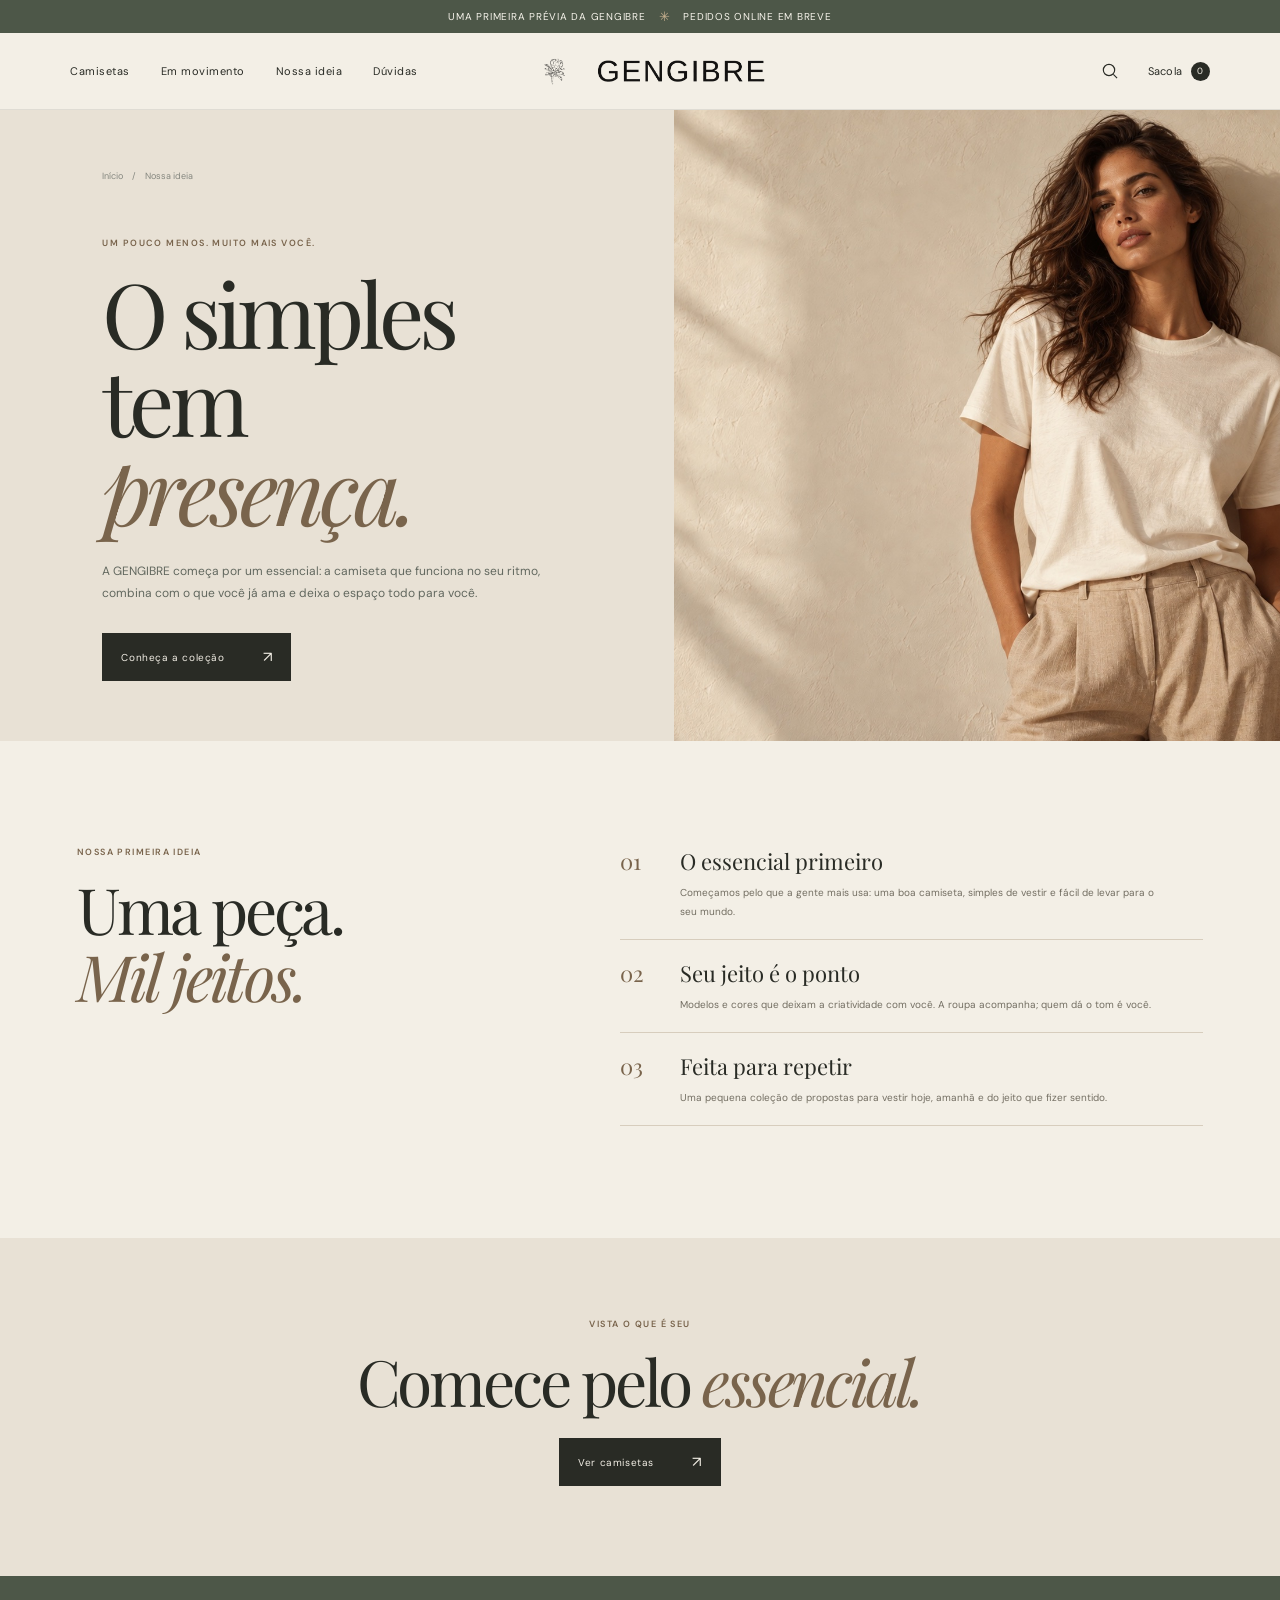
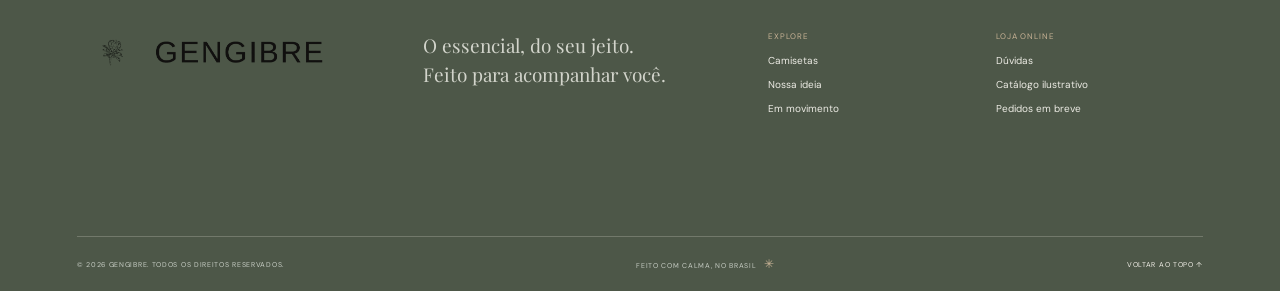
<file: sobre.html>
<!doctype html>
<html lang="pt-BR">
  <head><meta charset="UTF-8" /><meta name="viewport" content="width=device-width, initial-scale=1" /><meta name="theme-color" content="#f3efe6" /><meta name="description" content="Conheça a ideia por trás da GENGIBRE e de sua coleção de camisetas essenciais." /><title>Nossa ideia — GENGIBRE</title><link rel="preconnect" href="https://fonts.googleapis.com" /><link rel="preconnect" href="https://fonts.gstatic.com" crossorigin /><link href="https://fonts.googleapis.com/css2?family=DM+Sans:wght@400;500;600;700&family=Playfair+Display:wght@400;500&display=swap" rel="stylesheet" /><link rel="stylesheet" href="styles.css" /><script src="catalog.js" defer></script><script src="store.js" defer></script><script src="script.js" defer></script></head>
  <body id="topo">
    <div class="announcement"><span>UMA PRIMEIRA PRÉVIA DA GENGIBRE</span><span class="announcement-dot">✳</span><span>Pedidos online em breve</span></div>
    <header class="site-header">
      <button class="icon-button menu-toggle" aria-label="Abrir menu" aria-expanded="false"><span class="menu-lines"></span></button>
      <nav class="main-nav" aria-label="Navegação principal"><a href="colecao.html">Camisetas</a><a href="videos.html">Em movimento</a><a href="sobre.html">Nossa ideia</a><a href="duvidas.html">Dúvidas</a></nav>
      <a class="wordmark has-logo" href="index.html" aria-label="Gengibre, início"><img class="brand-flower" src="assets/gengibre-flower.png" alt="" /><span class="wordmark-crop"><img src="assets/gengibre-wordmark.png" alt="GENGIBRE" /></span></a>
      <div class="header-actions"><button class="icon-button search-toggle" aria-label="Abrir busca"><svg viewBox="0 0 24 24" aria-hidden="true"><circle cx="10.8" cy="10.8" r="6.8"></circle><path d="m16 16 4.5 4.5"></path></svg></button><button class="bag-button" aria-label="Abrir sacola">Sacola <span class="bag-count">0</span></button></div>
    </header>
    <div class="search-panel" aria-hidden="true"><label for="search-input">O que você está procurando?</label><div class="search-field"><input id="search-input" type="search" placeholder="Busque por uma camiseta..." autocomplete="off" /><button class="search-close" aria-label="Fechar busca">Fechar</button></div></div>
    <div class="mobile-menu" aria-hidden="true"><a href="colecao.html">Camisetas</a><a href="videos.html">Em movimento</a><a href="sobre.html">Nossa ideia</a><a href="duvidas.html">Dúvidas</a></div>
<main>
      <section class="story-hero"><div class="story-copy"><nav class="breadcrumbs" aria-label="Você está aqui"><a href="index.html">Início</a><span>/</span><span>Nossa ideia</span></nav><p class="eyebrow">UM POUCO MENOS. MUITO MAIS VOCÊ.</p><h1>O simples<br />tem <em>presença.</em></h1><p>A GENGIBRE começa por um essencial: a camiseta que funciona no seu ritmo, combina com o que você já ama e deixa o espaço todo para você.</p><a href="colecao.html" class="button button-dark">Conheça a coleção <span aria-hidden="true">↗</span></a></div><div class="story-image"><img src="assets/hero-gengibre.jpg" alt="Imagem conceitual da prévia GENGIBRE" /></div></section>
      <section class="story-values section-shell"><div><p class="eyebrow">NOSSA PRIMEIRA IDEIA</p><h2>Uma peça.<br /><em>Mil jeitos.</em></h2></div><div class="story-value-list"><article><span>01</span><div><h3>O essencial primeiro</h3><p>Começamos pelo que a gente mais usa: uma boa camiseta, simples de vestir e fácil de levar para o seu mundo.</p></div></article><article><span>02</span><div><h3>Seu jeito é o ponto</h3><p>Modelos e cores que deixam a criatividade com você. A roupa acompanha; quem dá o tom é você.</p></div></article><article><span>03</span><div><h3>Feita para repetir</h3><p>Uma pequena coleção de propostas para vestir hoje, amanhã e do jeito que fizer sentido.</p></div></article></div></section>
      <section class="story-bottom"><p class="eyebrow">VISTA O QUE É SEU</p><h2>Comece pelo <em>essencial.</em></h2><a class="button button-dark" href="colecao.html">Ver camisetas <span aria-hidden="true">↗</span></a></section>
</main>
    <footer class="site-footer"><div class="footer-main"><a class="wordmark footer-wordmark" href="index.html" aria-label="Gengibre, início"><img class="brand-flower" src="assets/gengibre-flower.png" alt="" /><span class="wordmark-crop"><img src="assets/gengibre-wordmark.png" alt="GENGIBRE" /></span></a><p>O essencial, do seu jeito.<br />Feito para acompanhar você.</p><div class="footer-links"><div><span>EXPLORE</span><a href="colecao.html">Camisetas</a><a href="sobre.html">Nossa ideia</a><a href="videos.html">Em movimento</a></div><div><span>LOJA ONLINE</span><a href="duvidas.html">Dúvidas</a><a href="colecao.html">Catálogo ilustrativo</a><a href="colecao.html">Pedidos em breve</a></div></div></div><div class="footer-bottom"><span>© 2026 GENGIBRE. TODOS OS DIREITOS RESERVADOS.</span><span>FEITO COM CALMA, NO BRASIL <b>✳</b></span><a href="#topo">VOLTAR AO TOPO ↑</a></div></footer>
    <div class="drawer-backdrop" hidden></div><aside class="cart-drawer" aria-label="Sua sacola" aria-hidden="true"><div class="drawer-head"><div><p class="eyebrow">GENGIBRE / SUAS ESCOLHAS</p><h2>Sua sacola <span class="drawer-count">(0)</span></h2></div><button class="drawer-close" aria-label="Fechar sacola">×</button></div><div class="cart-items"></div><div class="empty-cart"><span class="empty-cart-icon">◌</span><h3>Um bom começo.</h3><p>Sua sacola ainda está vazia.<br />Encontre a camiseta que tem a sua cara.</p><button class="button button-dark continue-shopping">Escolher uma camiseta</button></div><div class="drawer-foot" hidden><div class="subtotal"><span>Subtotal ilustrativo</span><strong>R$ 0,00</strong></div><p class="checkout-note">Prévia da loja. Pagamento, frete e pedidos serão ativados com a Nuvemshop.</p><button class="button button-dark checkout-button">Ver próximos passos <span aria-hidden="true">↗</span></button><p class="checkout-unavailable" hidden>Esta vitrine ainda não recebe pedidos. A conexão com a Nuvemshop ativará a finalização da compra.</p><button class="text-link keep-shopping">Continuar escolhendo</button></div></aside><div class="toast" role="status" aria-live="polite"></div>
</body>
</html>
</file>
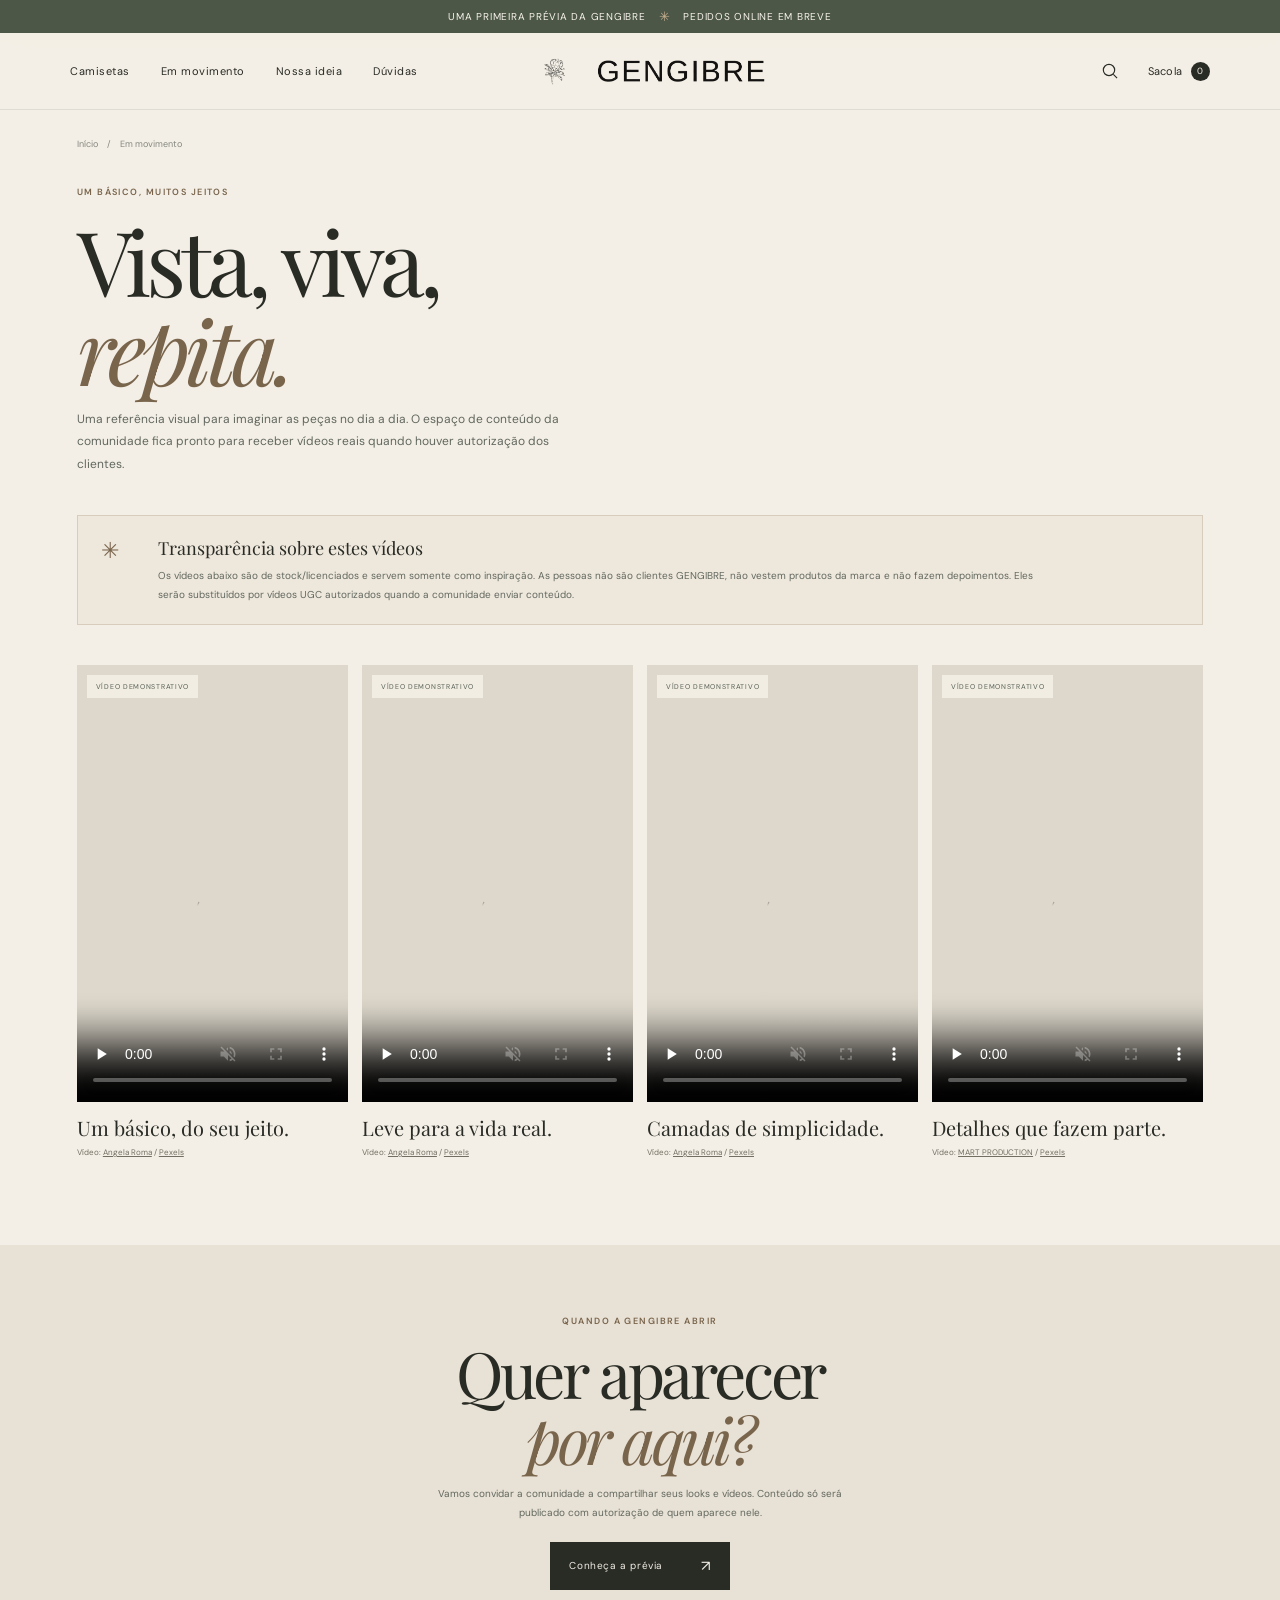
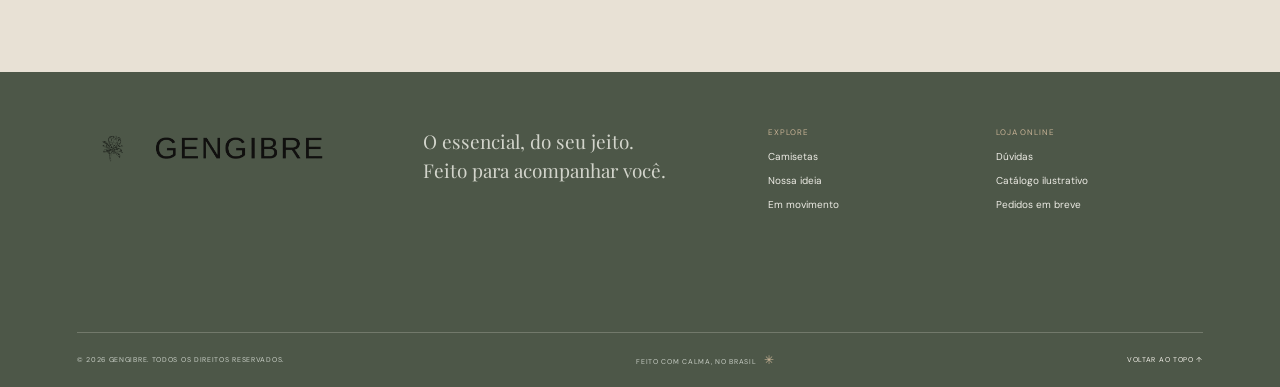
<file: videos.html>
<!doctype html>
<html lang="pt-BR">
  <head><meta charset="UTF-8" /><meta name="viewport" content="width=device-width, initial-scale=1" /><meta name="theme-color" content="#f3efe6" /><meta name="description" content="Inspirações em vídeo para a GENGIBRE. Conteúdo demonstrativo licenciado, sem depoimentos de clientes." /><title>Em movimento — GENGIBRE</title><link rel="preconnect" href="https://fonts.googleapis.com" /><link rel="preconnect" href="https://fonts.gstatic.com" crossorigin /><link href="https://fonts.googleapis.com/css2?family=DM+Sans:wght@400;500;600;700&family=Playfair+Display:wght@400;500&display=swap" rel="stylesheet" /><link rel="stylesheet" href="styles.css" /><script src="catalog.js" defer></script><script src="store.js" defer></script><script src="script.js" defer></script></head>
  <body id="topo">
    <div class="announcement"><span>UMA PRIMEIRA PRÉVIA DA GENGIBRE</span><span class="announcement-dot">✳</span><span>Pedidos online em breve</span></div>
    <header class="site-header">
      <button class="icon-button menu-toggle" aria-label="Abrir menu" aria-expanded="false"><span class="menu-lines"></span></button>
      <nav class="main-nav" aria-label="Navegação principal"><a href="colecao.html">Camisetas</a><a href="videos.html">Em movimento</a><a href="sobre.html">Nossa ideia</a><a href="duvidas.html">Dúvidas</a></nav>
      <a class="wordmark has-logo" href="index.html" aria-label="Gengibre, início"><img class="brand-flower" src="assets/gengibre-flower.png" alt="" /><span class="wordmark-crop"><img src="assets/gengibre-wordmark.png" alt="GENGIBRE" /></span></a>
      <div class="header-actions"><button class="icon-button search-toggle" aria-label="Abrir busca"><svg viewBox="0 0 24 24" aria-hidden="true"><circle cx="10.8" cy="10.8" r="6.8"></circle><path d="m16 16 4.5 4.5"></path></svg></button><button class="bag-button" aria-label="Abrir sacola">Sacola <span class="bag-count">0</span></button></div>
    </header>
    <div class="search-panel" aria-hidden="true"><label for="search-input">O que você está procurando?</label><div class="search-field"><input id="search-input" type="search" placeholder="Busque por uma camiseta..." autocomplete="off" /><button class="search-close" aria-label="Fechar busca">Fechar</button></div></div>
    <div class="mobile-menu" aria-hidden="true"><a href="colecao.html">Camisetas</a><a href="videos.html">Em movimento</a><a href="sobre.html">Nossa ideia</a><a href="duvidas.html">Dúvidas</a></div>
<main>
      <section class="page-intro section-shell video-page-intro"><nav class="breadcrumbs" aria-label="Você está aqui"><a href="index.html">Início</a><span>/</span><span>Em movimento</span></nav><p class="eyebrow">UM BÁSICO, MUITOS JEITOS</p><h1>Vista, viva,<br /><em>repita.</em></h1><p>Uma referência visual para imaginar as peças no dia a dia. O espaço de conteúdo da comunidade fica pronto para receber vídeos reais quando houver autorização dos clientes.</p></section>
      <section class="ugc-disclosure section-shell"><span class="disclosure-mark">✳</span><div><strong>Transparência sobre estes vídeos</strong><p>Os vídeos abaixo são de stock/licenciados e servem somente como inspiração. As pessoas não são clientes GENGIBRE, não vestem produtos da marca e não fazem depoimentos. Eles serão substituídos por vídeos UGC autorizados quando a comunidade enviar conteúdo.</p></div></section>
      <section class="ugc-grid section-shell"><article class="ugc-card"><div class="ugc-video"><video controls muted playsinline preload="none" poster="https://images.pexels.com/videos/7316379/pexels-photo-7316379.jpeg?auto=compress&cs=tinysrgb&fit=crop&h=1200&w=630" aria-label="Vídeo de inspiração: mulher usando camiseta preta"><source src="https://videos.pexels.com/video-files/7316379/7316379-hd_1080_1920_25fps.mp4" type="video/mp4" /></video><span>VÍDEO DEMONSTRATIVO</span></div><div class="ugc-caption"><h2>Um básico, do seu jeito.</h2><p>Vídeo: <a href="https://www.pexels.com/@angela-roma" target="_blank" rel="noreferrer">Angela Roma</a> / <a href="https://www.pexels.com/video/woman-wearing-black-t-shirt-7316379/" target="_blank" rel="noreferrer">Pexels</a></p></div></article><article class="ugc-card"><div class="ugc-video"><video controls muted playsinline preload="none" poster="https://images.pexels.com/videos/7317021/adult-art-beach-beautiful-7317021.jpeg?auto=compress&cs=tinysrgb&fit=crop&h=1200&w=630" aria-label="Vídeo de inspiração: pessoa com camiseta lisa"><source src="https://videos.pexels.com/video-files/7317021/7317021-hd_720_1280_50fps.mp4" type="video/mp4" /></video><span>VÍDEO DEMONSTRATIVO</span></div><div class="ugc-caption"><h2>Leve para a vida real.</h2><p>Vídeo: <a href="https://www.pexels.com/@angela-roma" target="_blank" rel="noreferrer">Angela Roma</a> / <a href="https://www.pexels.com/video/woman-holding-a-plain-shirt-7317021/" target="_blank" rel="noreferrer">Pexels</a></p></div></article><article class="ugc-card"><div class="ugc-video"><video controls muted playsinline preload="none" poster="https://images.pexels.com/videos/7317438/pexels-photo-7317438.jpeg?auto=compress&cs=tinysrgb&fit=crop&h=1200&w=630" aria-label="Vídeo de inspiração: pessoa usando camiseta cinza"><source src="https://videos.pexels.com/video-files/7317438/7317438-hd_1080_1920_25fps.mp4" type="video/mp4" /></video><span>VÍDEO DEMONSTRATIVO</span></div><div class="ugc-caption"><h2>Camadas de simplicidade.</h2><p>Vídeo: <a href="https://www.pexels.com/@angela-roma" target="_blank" rel="noreferrer">Angela Roma</a> / <a href="https://www.pexels.com/video/woman-wearing-a-plain-gray-shirt-7317438/" target="_blank" rel="noreferrer">Pexels</a></p></div></article><article class="ugc-card"><div class="ugc-video"><video controls muted playsinline preload="none" poster="https://images.pexels.com/videos/9558222/pexels-photo-9558222.jpeg?auto=compress&cs=tinysrgb&fit=crop&h=1200&w=630" aria-label="Vídeo de inspiração: camiseta sendo pendurada em cabide"><source src="https://videos.pexels.com/video-files/9558222/9558222-hd_1080_2048_25fps.mp4" type="video/mp4" /></video><span>VÍDEO DEMONSTRATIVO</span></div><div class="ugc-caption"><h2>Detalhes que fazem parte.</h2><p>Vídeo: <a href="https://www.pexels.com/@mart-production" target="_blank" rel="noreferrer">MART PRODUCTION</a> / <a href="https://www.pexels.com/video/a-person-hanging-the-shirt-on-the-rack-9558222/" target="_blank" rel="noreferrer">Pexels</a></p></div></article></section>
      <section class="ugc-invite"><p class="eyebrow">QUANDO A GENGIBRE ABRIR</p><h2>Quer aparecer<br /><em>por aqui?</em></h2><p>Vamos convidar a comunidade a compartilhar seus looks e vídeos. Conteúdo só será publicado com autorização de quem aparece nele.</p><a href="colecao.html" class="button button-dark">Conheça a prévia <span aria-hidden="true">↗</span></a></section>
</main>
    <footer class="site-footer"><div class="footer-main"><a class="wordmark footer-wordmark" href="index.html" aria-label="Gengibre, início"><img class="brand-flower" src="assets/gengibre-flower.png" alt="" /><span class="wordmark-crop"><img src="assets/gengibre-wordmark.png" alt="GENGIBRE" /></span></a><p>O essencial, do seu jeito.<br />Feito para acompanhar você.</p><div class="footer-links"><div><span>EXPLORE</span><a href="colecao.html">Camisetas</a><a href="sobre.html">Nossa ideia</a><a href="videos.html">Em movimento</a></div><div><span>LOJA ONLINE</span><a href="duvidas.html">Dúvidas</a><a href="colecao.html">Catálogo ilustrativo</a><a href="colecao.html">Pedidos em breve</a></div></div></div><div class="footer-bottom"><span>© 2026 GENGIBRE. TODOS OS DIREITOS RESERVADOS.</span><span>FEITO COM CALMA, NO BRASIL <b>✳</b></span><a href="#topo">VOLTAR AO TOPO ↑</a></div></footer>
    <div class="drawer-backdrop" hidden></div><aside class="cart-drawer" aria-label="Sua sacola" aria-hidden="true"><div class="drawer-head"><div><p class="eyebrow">GENGIBRE / SUAS ESCOLHAS</p><h2>Sua sacola <span class="drawer-count">(0)</span></h2></div><button class="drawer-close" aria-label="Fechar sacola">×</button></div><div class="cart-items"></div><div class="empty-cart"><span class="empty-cart-icon">◌</span><h3>Um bom começo.</h3><p>Sua sacola ainda está vazia.<br />Encontre a camiseta que tem a sua cara.</p><button class="button button-dark continue-shopping">Escolher uma camiseta</button></div><div class="drawer-foot" hidden><div class="subtotal"><span>Subtotal ilustrativo</span><strong>R$ 0,00</strong></div><p class="checkout-note">Prévia da loja. Pagamento, frete e pedidos serão ativados com a Nuvemshop.</p><button class="button button-dark checkout-button">Ver próximos passos <span aria-hidden="true">↗</span></button><p class="checkout-unavailable" hidden>Esta vitrine ainda não recebe pedidos. A conexão com a Nuvemshop ativará a finalização da compra.</p><button class="text-link keep-shopping">Continuar escolhendo</button></div></aside><div class="toast" role="status" aria-live="polite"></div>
</body>
</html>
</file>
<file: styles.css>
:root {
  color-scheme: light;
  --paper: #f3efe6;
  --paper-deep: #e8e1d5;
  --ink: #292b25;
  --muted: #736e62;
  --line: #d7cdbd;
  --ginger: #79644c;
  --olive: #4d5748;
  --serif: "Playfair Display", Georgia, serif;
  --sans: "DM Sans", Arial, sans-serif;
}

* { box-sizing: border-box; }
html { scroll-behavior: smooth; scroll-padding-top: 94px; }
body { margin: 0; background: var(--paper); color: var(--ink); font-family: var(--sans); font-size: 14px; -webkit-font-smoothing: antialiased; }
body.is-locked { overflow: hidden; }
button, input { font: inherit; }
button, a { -webkit-tap-highlight-color: transparent; }
a { color: inherit; text-decoration: none; }
button { color: inherit; }
img { display: block; max-width: 100%; }
.sr-only { position: absolute; width: 1px; height: 1px; padding: 0; margin: -1px; overflow: hidden; clip: rect(0, 0, 0, 0); white-space: nowrap; border: 0; }

.announcement { height: 33px; display: flex; align-items: center; justify-content: center; gap: 13px; color: #f7f4eb; background: var(--olive); font-size: 10px; letter-spacing: .075em; text-transform: uppercase; }
.announcement-dot { color: #c7b08f; font-size: 13px; }
.site-header { height: 77px; position: sticky; top: 0; z-index: 20; display: grid; grid-template-columns: 1fr auto 1fr; align-items: center; padding: 0 5.5vw; background: rgba(243, 239, 230, .97); border-bottom: 1px solid rgba(29, 37, 32, .09); backdrop-filter: blur(14px); }
.main-nav, .header-actions { display: flex; align-items: center; }
.main-nav { gap: 31px; font-size: 11px; letter-spacing: .045em; }
.main-nav a, .footer-links a, .text-link { transition: opacity .2s ease; }
.main-nav a:hover, .footer-links a:hover, .text-link:hover { opacity: .6; }
.wordmark { justify-self: center; font-size: 21px; line-height: 1; font-weight: 700; letter-spacing: .16em; }
.wordmark span { font-size: 8px; vertical-align: top; margin-left: 3px; letter-spacing: 0; }
.header-actions { justify-self: end; gap: 23px; }
.icon-button, .bag-button, .drawer-close, .search-close { border: 0; padding: 0; background: none; cursor: pointer; }
.icon-button { display: grid; place-items: center; width: 30px; height: 34px; }
.icon-button svg { width: 20px; fill: none; stroke: currentColor; stroke-width: 1.4; }
.bag-button { font-size: 11px; letter-spacing: .025em; }
.bag-count { display: inline-grid; place-items: center; min-width: 19px; height: 19px; margin-left: 5px; padding: 0 4px; border-radius: 100%; background: var(--ink); color: var(--paper); font-size: 9px; }
.menu-toggle { display: none; }

.search-panel { position: fixed; z-index: 19; top: 110px; left: 0; right: 0; padding: 25px 7vw 30px; background: var(--paper); border-bottom: 1px solid var(--line); transform: translateY(-10px); opacity: 0; visibility: hidden; transition: .24s ease; }
.search-panel.is-open { visibility: visible; opacity: 1; transform: translateY(0); }
.search-panel > label { display: block; margin: 0 auto 12px; max-width: 700px; color: var(--muted); font-size: 11px; }
.search-field { display: flex; gap: 18px; max-width: 700px; margin: auto; border-bottom: 1px solid var(--ink); }
.search-field input { flex: 1; border: 0; outline: 0; padding: 8px 0 15px; background: transparent; color: var(--ink); font-family: var(--serif); font-size: 27px; }
.search-field input::placeholder { color: #99998f; }
.search-close { padding-bottom: 12px; color: var(--muted); font-size: 11px; }
.mobile-menu { display: none; }

.hero { min-height: 610px; height: min(710px, calc(100svh - 110px)); display: grid; grid-template-columns: 46% 54%; position: relative; overflow: hidden; }
.hero-copy { display: flex; flex-direction: column; align-items: flex-start; justify-content: center; position: relative; padding: 50px 5vw 58px 11.3vw; }
.eyebrow { margin: 0; color: var(--ginger); font-size: 9px; font-weight: 600; letter-spacing: .16em; line-height: 1.4; }
.hero-copy .eyebrow { display: flex; align-items: center; gap: 12px; }
.eyebrow-line { display: inline-block; width: 27px; height: 1px; background: var(--ginger); }
.hero h1 { margin: 25px 0 17px; font-family: var(--serif); font-size: clamp(58px, 6.2vw, 92px); font-weight: 400; line-height: .99; letter-spacing: -.055em; }
h1 em, h2 em { color: var(--ginger); font-weight: 400; }
.hero-description { max-width: 355px; margin: 0 0 29px; color: #5f645d; font-size: 13px; line-height: 1.85; }
.button { display: inline-flex; align-items: center; justify-content: space-between; gap: 38px; min-height: 48px; border: 0; cursor: pointer; font-size: 10px; letter-spacing: .06em; transition: background .2s ease, color .2s ease, transform .2s ease; }
.button span { font-size: 15px; }
.button-dark { padding: 0 19px; background: var(--ink); color: var(--paper); }
.button-dark:hover { background: var(--ginger); transform: translateY(-1px); }
.hero-note { position: absolute; bottom: 35px; left: 11.3vw; display: flex; align-items: center; gap: 10px; color: #85877f; font-size: 8px; letter-spacing: .12em; }
.hero-note > span:first-child { color: var(--ginger); }
.hero-note-line { width: 31px; height: 1px; background: #aaa99f; }
.hero-image-wrap { height: 100%; min-height: 610px; position: relative; overflow: hidden; background: #d8cfc0; }
.hero-image { width: 100%; height: 100%; object-fit: cover; object-position: center 35%; }
.hero-image-wrap::after { content: ""; position: absolute; inset: 55% 0 0; pointer-events: none; background: linear-gradient(transparent, rgba(25, 25, 20, .36)); }
.hero-image-caption { position: absolute; z-index: 1; bottom: 28px; left: 30px; right: 30px; display: flex; justify-content: space-between; color: white; font-size: 9px; letter-spacing: .08em; text-transform: uppercase; }
.round-stamp { position: absolute; z-index: 2; top: 8%; left: -39px; width: 108px; height: 108px; display: flex; flex-direction: column; align-items: center; justify-content: center; gap: 5px; border: 1px solid rgba(243, 239, 230, .75); border-radius: 50%; outline: 1px solid rgba(243, 239, 230, .6); outline-offset: 5px; color: white; text-align: center; font-size: 8px; letter-spacing: .12em; line-height: 1.5; }
.round-stamp b { color: #c7ae8c; font-size: 16px; font-weight: 400; }
.hero-index { position: absolute; z-index: 3; top: 50%; right: 20px; writing-mode: vertical-rl; color: white; font-size: 8px; letter-spacing: .14em; }

.promise-bar { min-height: 87px; display: flex; align-items: center; justify-content: center; gap: clamp(45px, 9vw, 155px); border-bottom: 1px solid var(--line); }
.promise-bar > div { display: flex; align-items: center; gap: 11px; color: #555d54; font-size: 10px; letter-spacing: .015em; }
.promise-icon { color: var(--ginger); font-size: 16px; }
.section-shell { width: min(1280px, 88%); margin-inline: auto; }
.collection { padding-top: 105px; padding-bottom: 108px; }
.section-heading { display: flex; align-items: end; justify-content: space-between; margin-bottom: 40px; }
.section-heading h2, .newsletter h2 { margin: 11px 0 0; font-family: var(--serif); font-size: clamp(36px, 4vw, 55px); font-weight: 400; letter-spacing: -.045em; line-height: 1.12; }
.section-heading > p { margin: 0 0 5px; color: var(--muted); font-size: 11px; line-height: 1.8; }
.shop-toolbar { display: flex; justify-content: space-between; align-items: center; min-height: 47px; margin-bottom: 17px; border-top: 1px solid var(--line); }
.filter-tabs { display: flex; align-items: center; gap: 23px; height: 47px; }
.filter-tab, .sort-button { padding: 0; border: 0; background: none; color: #8a8b84; cursor: pointer; font-size: 10px; }
.filter-tab.is-active { color: var(--ink); }
.filter-tab span { margin-left: 2px; color: var(--ginger); font-size: 8px; }
.sort-button { color: var(--ink); }
.sort-button span { margin-left: 10px; font-size: 14px; }
.preview-note { margin: 0 0 17px; padding: 10px 12px; border-left: 1px solid var(--ginger); background: rgba(235, 230, 220, .56); color: #696d64; font-size: 9px; line-height: 1.6; }
.product-grid { display: grid; grid-template-columns: repeat(4, minmax(0, 1fr)); gap: 20px; }
.product-card { min-width: 0; }
.product-image { position: relative; overflow: hidden; aspect-ratio: .76; background: #e4dfd5; }
.product-image > img { width: 100%; height: 100%; object-fit: cover; transition: transform .55s cubic-bezier(.2,.65,.25,1); }
.product-card:hover .product-image > img { transform: scale(1.035); }
.product-label { position: absolute; top: 12px; left: 12px; padding: 7px 9px; background: rgba(243, 239, 230, .9); color: #51594f; font-size: 8px; letter-spacing: .09em; text-transform: uppercase; }
.favorite-button { position: absolute; top: 10px; right: 12px; display: grid; place-items: center; width: 30px; height: 30px; border: 0; border-radius: 50%; background: rgba(243, 239, 230, .76); cursor: pointer; font-size: 16px; }
.favorite-button.is-favorite { color: var(--ginger); }
.product-info { padding-top: 13px; }
.product-title-row { display: flex; justify-content: space-between; align-items: baseline; gap: 8px; }
.product-title { margin: 0; font-size: 11px; font-weight: 500; letter-spacing: .005em; }
.product-price { white-space: nowrap; font-size: 11px; }
.product-subtitle { margin: 5px 0 9px; color: var(--muted); font-size: 9px; }
.product-colors { display: flex; align-items: center; gap: 7px; margin-bottom: 12px; }
.color-swatch { width: 13px; height: 13px; padding: 0; border: 1px solid rgba(29, 37, 32, .12); border-radius: 50%; cursor: pointer; }
.color-swatch.is-selected { outline: 1px solid var(--ink); outline-offset: 2px; }
.color-name { margin-left: 3px; color: var(--muted); font-size: 8px; }
.product-bottom { display: flex; justify-content: space-between; gap: 6px; align-items: center; padding-top: 10px; border-top: 1px solid var(--line); }
.sizes { display: flex; gap: 4px; }
.size-button { display: grid; place-items: center; width: 25px; height: 25px; border: 1px solid transparent; background: none; color: #72756e; cursor: pointer; font-size: 8px; }
.size-button.is-selected { border-color: var(--ink); color: var(--ink); }
.quick-add { padding: 4px 0 4px 5px; border: 0; background: transparent; cursor: pointer; font-size: 9px; }
.quick-add span { margin-left: 6px; color: var(--ginger); font-size: 13px; }
.quick-add:hover { color: var(--ginger); }
.no-results { padding: 32px 0; color: var(--muted); text-align: center; }
.collection-bottom { display: flex; justify-content: space-between; align-items: center; margin-top: 53px; padding-top: 18px; border-top: 1px solid var(--line); color: #777a72; font-size: 8px; letter-spacing: .11em; }
.collection-bottom a { color: var(--ink); letter-spacing: .02em; font-size: 10px; }
.collection-bottom a span { padding-left: 8px; color: var(--ginger); font-size: 14px; }

.editorial { display: grid; grid-template-columns: 1fr 1fr; min-height: 630px; background: var(--paper-deep); }
.editorial-image { position: relative; min-height: 580px; overflow: hidden; background: #c8beb1; }
.editorial-image img { width: 100%; height: 100%; position: absolute; inset: 0; object-fit: cover; object-position: center 43%; }
.image-vertical { position: absolute; top: 50%; right: 18px; writing-mode: vertical-rl; color: white; font-size: 8px; letter-spacing: .14em; }
.editorial-copy { display: flex; flex-direction: column; align-items: flex-start; justify-content: center; position: relative; padding: 72px 10vw 72px 10.5%; overflow: hidden; }
.editorial-copy h2 { margin: 25px 0 20px; font-family: var(--serif); font-size: clamp(48px, 5.3vw, 76px); font-weight: 400; line-height: 1.04; letter-spacing: -.05em; }
.editorial-copy > p:not(.eyebrow) { max-width: 350px; margin: 0 0 24px; color: #62685f; font-size: 11px; line-height: 1.9; }
.text-link { display: inline-flex; align-items: center; gap: 11px; padding: 0; border: 0; background: none; cursor: pointer; font-size: 10px; }
.text-link span { color: var(--ginger); font-size: 15px; }
.editorial-mark { position: absolute; right: 8%; bottom: -76px; color: rgba(71, 86, 74, .07); font-family: var(--serif); font-size: 300px; line-height: 1; }

.newsletter { display: grid; grid-template-columns: 1fr 1fr; align-items: center; gap: 70px; padding-top: 96px; padding-bottom: 100px; }
.newsletter h2 { font-size: clamp(38px, 4vw, 52px); }
.newsletter > div > p:last-child { margin: 12px 0 0; color: var(--muted); font-size: 10px; line-height: 1.8; }
.newsletter-form { display: grid; grid-template-columns: 1fr auto; align-items: center; border-bottom: 1px solid var(--ink); }
.newsletter-form input { min-width: 0; height: 47px; border: 0; outline: 0; background: transparent; color: var(--ink); font-family: var(--serif); font-size: 18px; }
.newsletter-form input::placeholder { color: #9a9a91; }
.newsletter-form button { border: 0; background: transparent; cursor: pointer; font-size: 10px; }
.newsletter-form button span { margin-left: 9px; color: var(--ginger); font-size: 15px; }
.newsletter-form small { grid-column: 1 / -1; padding-top: 9px; color: #8b8d84; font-size: 8px; }
.site-footer { padding: 55px 6vw 0; background: var(--olive); color: #f2f0e8; }
.footer-main { display: grid; grid-template-columns: 1fr 1fr 1.4fr; gap: 35px; min-height: 205px; }
.footer-wordmark { justify-self: start; align-self: start; font-size: 19px; }
.footer-main > p { margin: 0; color: #d2d4cb; font-family: var(--serif); font-size: 19px; line-height: 1.55; }
.footer-links { display: grid; grid-template-columns: 1fr 1fr; gap: 20px; }
.footer-links > div { display: flex; flex-direction: column; align-items: flex-start; gap: 11px; }
.footer-links span { margin-bottom: 2px; color: #c7b295; font-size: 8px; letter-spacing: .12em; }
.footer-links a { color: #edece5; font-size: 10px; }
.footer-bottom { min-height: 55px; display: flex; align-items: center; justify-content: space-between; border-top: 1px solid rgba(243, 239, 230, .22); color: #c7cdc4; font-size: 7px; letter-spacing: .1em; }
.footer-bottom b { margin-left: 5px; color: #c7b295; font-size: 12px; font-weight: 400; }
.footer-bottom a { color: #f2f0e8; }

.drawer-backdrop { position: fixed; z-index: 40; inset: 0; background: rgba(23, 29, 24, .42); opacity: 0; transition: opacity .25s ease; }
.drawer-backdrop:not([hidden]) { display: block; opacity: 1; }
.cart-drawer { position: fixed; z-index: 41; top: 0; right: 0; bottom: 0; width: min(475px, 100%); display: flex; flex-direction: column; padding: 32px 34px 25px; background: var(--paper); transform: translateX(100%); transition: transform .32s cubic-bezier(.2,.75,.25,1); }
.cart-drawer.is-open { transform: translateX(0); }
.drawer-head { display: flex; align-items: flex-start; justify-content: space-between; padding-bottom: 22px; border-bottom: 1px solid var(--line); }
.drawer-head h2 { margin: 8px 0 0; font-family: var(--serif); font-size: 32px; font-weight: 400; letter-spacing: -.04em; }
.drawer-count { color: var(--muted); font-family: var(--sans); font-size: 12px; letter-spacing: 0; }
.drawer-close { margin-top: -6px; font-size: 32px; font-weight: 300; }
.cart-items { flex: 1; overflow: auto; }
.empty-cart { flex: 1; display: flex; flex-direction: column; align-items: center; justify-content: center; text-align: center; }
.empty-cart[hidden], .drawer-foot[hidden], .checkout-unavailable[hidden] { display: none; }
.empty-cart-icon { color: var(--ginger); font-size: 32px; }
.empty-cart h3 { margin: 12px 0 7px; font-family: var(--serif); font-size: 25px; font-weight: 400; }
.empty-cart p { margin: 0 0 23px; color: var(--muted); font-size: 11px; line-height: 1.8; }
.empty-cart .button { min-height: 44px; }
.cart-line { display: grid; grid-template-columns: 92px 1fr auto; gap: 14px; padding: 20px 0; border-bottom: 1px solid var(--line); }
.cart-line img { width: 92px; height: 116px; object-fit: cover; background: var(--paper-deep); }
.cart-line-info { display: flex; flex-direction: column; align-items: flex-start; padding: 3px 0; }
.cart-line h3 { margin: 0 0 7px; font-size: 11px; font-weight: 500; }
.cart-line p { margin: 0 0 5px; color: var(--muted); font-size: 9px; }
.quantity-control { display: flex; align-items: center; gap: 12px; margin-top: auto; border: 1px solid var(--line); }
.quantity-control button { width: 24px; height: 24px; border: 0; background: none; cursor: pointer; }
.quantity-control span { font-size: 9px; }
.cart-line-price { font-size: 10px; white-space: nowrap; }
.remove-line { margin-top: 10px; padding: 0; border: 0; background: none; color: var(--muted); cursor: pointer; font-size: 8px; text-decoration: underline; }
.drawer-foot { padding-top: 15px; border-top: 1px solid var(--line); }
.shipping-progress { color: var(--muted); font-size: 9px; }
.shipping-progress > div { height: 2px; margin-top: 9px; background: #d7d4ca; }
.shipping-progress i { display: block; width: 0%; height: 100%; background: var(--ginger); transition: width .25s ease; }
.subtotal { display: flex; justify-content: space-between; margin: 20px 0 5px; font-size: 11px; }
.subtotal strong { font-weight: 500; }
.checkout-note, .checkout-unavailable { color: var(--muted); font-size: 8px; line-height: 1.6; }
.checkout-button { width: 100%; margin-top: 8px; }
.checkout-unavailable { padding: 10px 12px; border: 1px solid #d5c3b3; background: #efe6d9; color: #69594d; }
.drawer-foot .keep-shopping { display: flex; margin: 14px auto 0; }
.toast { position: fixed; z-index: 55; right: 22px; bottom: 20px; max-width: calc(100% - 44px); padding: 13px 17px; background: var(--ink); color: white; opacity: 0; transform: translateY(12px); pointer-events: none; font-size: 10px; transition: .22s ease; }
.toast.is-visible { opacity: 1; transform: translateY(0); }

@media (min-width: 1500px) {
  .hero-copy { padding-left: max(11.3vw, calc((100vw - 1280px) / 2)); }
  .hero-note { left: max(11.3vw, calc((100vw - 1280px) / 2)); }
}
@media (max-width: 1000px) {
  .site-header { padding-inline: 4vw; }
  .main-nav { gap: 17px; font-size: 10px; }
  .hero { min-height: 560px; grid-template-columns: 47% 53%; }
  .hero-copy { padding-left: 7vw; }
  .hero-note { left: 7vw; }
  .hero h1 { font-size: clamp(58px, 7vw, 76px); }
  .product-grid { grid-template-columns: repeat(2, minmax(0, 1fr)); row-gap: 34px; column-gap: 18px; }
  .editorial { min-height: 520px; }
  .editorial-image { min-height: 520px; }
  .editorial-copy { padding-inline: 8%; }
  .footer-main { grid-template-columns: .8fr .9fr 1.5fr; }
}
@media (max-width: 680px) {
  html { scroll-padding-top: 76px; }
  .announcement { height: 30px; gap: 8px; font-size: 8px; letter-spacing: .04em; }
  .site-header { height: 64px; grid-template-columns: 1fr auto 1fr; padding-inline: 17px; }
  .menu-toggle { display: grid; justify-self: start; }
  .menu-lines, .menu-lines::before, .menu-lines::after { display: block; width: 17px; height: 1px; background: var(--ink); }
  .menu-lines { position: relative; }
  .menu-lines::before, .menu-lines::after { content: ""; position: absolute; left: 0; }
  .menu-lines::before { top: -5px; }
  .menu-lines::after { top: 5px; }
  .main-nav { display: none; }
  .wordmark { font-size: 18px; }
  .header-actions { gap: 8px; }
  .bag-button { font-size: 0; }
  .bag-count { font-size: 9px; }
  .search-toggle { width: 26px; }
  .search-toggle svg { width: 18px; }
  .search-panel { top: 94px; padding: 20px 20px 23px; }
  .search-field input { font-size: 21px; }
  .mobile-menu { position: fixed; z-index: 18; top: 94px; left: 0; right: 0; display: flex; flex-direction: column; gap: 0; padding: 0 22px; background: var(--paper); max-height: 0; overflow: hidden; opacity: 0; transition: max-height .25s ease, opacity .2s ease, padding .2s ease; }
  .mobile-menu.is-open { max-height: 190px; padding-block: 8px 17px; opacity: 1; border-bottom: 1px solid var(--line); }
  .mobile-menu a { padding: 13px 0; border-bottom: 1px solid var(--line); font-family: var(--serif); font-size: 22px; }
  .mobile-menu a:last-child { border: 0; }
  .hero { display: flex; flex-direction: column-reverse; height: auto; min-height: unset; }
  .hero-image-wrap { height: 108vw; min-height: 420px; max-height: 590px; }
  .hero-image { object-position: center 32%; }
  .hero-copy { min-height: 375px; padding: 48px 24px 75px; }
  .hero h1 { margin: 19px 0 13px; font-size: clamp(59px, 14vw, 78px); }
  .hero-description { max-width: 325px; margin-bottom: 21px; font-size: 12px; }
  .hero-note { left: 24px; bottom: 24px; font-size: 7px; }
  .round-stamp { top: auto; left: 23px; bottom: 22px; width: 83px; height: 83px; border-color: rgba(255,255,255,.9); outline-color: rgba(255,255,255,.7); font-size: 6px; }
  .round-stamp b { font-size: 12px; }
  .hero-index { display: none; }
  .hero-image-caption { bottom: 17px; left: auto; right: 17px; gap: 8px; flex-direction: column; align-items: flex-end; font-size: 7px; }
  .promise-bar { justify-content: flex-start; gap: 21px; padding: 0 22px; min-height: 68px; overflow-x: auto; scrollbar-width: none; }
  .promise-bar::-webkit-scrollbar { display: none; }
  .promise-bar > div { flex: 0 0 auto; gap: 7px; font-size: 8px; }
  .promise-icon { font-size: 13px; }
  .section-shell { width: auto; margin-inline: 22px; }
  .collection { padding-top: 66px; padding-bottom: 68px; }
  .section-heading { display: block; margin-bottom: 26px; }
  .section-heading h2 { font-size: 41px; }
  .section-heading > p { margin-top: 10px; font-size: 10px; }
  .shop-toolbar { margin-bottom: 12px; }
  .preview-note { margin-bottom: 13px; font-size: 8px; }
  .filter-tabs { gap: 16px; }
  .filter-tab, .sort-button { font-size: 9px; }
  .sort-button { font-size: 0; }
  .sort-button span { font-size: 17px; }
  .product-grid { column-gap: 10px; row-gap: 27px; }
  .product-image { aspect-ratio: .72; }
  .product-label { top: 8px; left: 8px; padding: 6px 7px; font-size: 7px; }
  .favorite-button { top: 6px; right: 6px; width: 26px; height: 26px; font-size: 14px; }
  .product-info { padding-top: 10px; }
  .product-title-row { align-items: flex-start; flex-direction: column; gap: 5px; }
  .product-title { font-size: 10px; }
  .product-price { font-size: 10px; }
  .product-subtitle { margin: 5px 0 8px; font-size: 8px; }
  .product-colors { gap: 6px; margin-bottom: 9px; }
  .color-swatch { width: 12px; height: 12px; }
  .color-name { font-size: 7px; }
  .product-bottom { align-items: flex-start; flex-direction: column; gap: 4px; padding-top: 7px; }
  .sizes { gap: 2px; }
  .size-button { width: 22px; height: 22px; font-size: 7px; }
  .quick-add { align-self: flex-end; margin-top: -24px; font-size: 8px; }
  .collection-bottom { margin-top: 34px; font-size: 7px; gap: 12px; }
  .collection-bottom a { text-align: right; font-size: 9px; }
  .editorial { display: flex; flex-direction: column; }
  .editorial-image { min-height: 0; height: 114vw; max-height: 540px; }
  .editorial-copy { min-height: 430px; padding: 58px 28px; }
  .editorial-copy h2 { font-size: 57px; }
  .editorial-mark { right: 2%; bottom: -70px; font-size: 240px; }
  .newsletter { grid-template-columns: 1fr; gap: 28px; padding-top: 65px; padding-bottom: 70px; }
  .newsletter h2 { font-size: 41px; }
  .newsletter > div > p:last-child { max-width: 280px; }
  .newsletter-form input { font-size: 16px; }
  .newsletter-form button { font-size: 9px; }
  .site-footer { padding: 39px 23px 0; }
  .footer-main { grid-template-columns: 1fr 1fr; gap: 22px 14px; padding-bottom: 35px; }
  .footer-wordmark { grid-column: 1; }
  .footer-main > p { grid-column: 2; font-size: 14px; }
  .footer-links { grid-column: 1 / -1; gap: 12px; margin-top: 10px; }
  .footer-links a { font-size: 9px; }
  .footer-bottom { min-height: 65px; display: grid; grid-template-columns: 1fr auto; gap: 7px; padding: 11px 0; font-size: 6px; }
  .footer-bottom > span:nth-child(2) { display: none; }
  .cart-drawer { padding: 25px 21px 20px; }
  .toast { right: 12px; bottom: 12px; }
}
@media (prefers-reduced-motion: reduce) {
  *, *::before, *::after { scroll-behavior: auto !important; transition-duration: .01ms !important; animation-duration: .01ms !important; }
}

/* Multi-page storefront, brand marks, and video collection. */
.wordmark.has-logo, .footer-wordmark { display: flex; align-items: center; justify-self: center; gap: 4px; width: 243px; height: 42px; overflow: visible; background: transparent; }
.brand-flower { display: block; flex: 0 0 72px; width: 72px; height: 72px; object-fit: contain; }
.wordmark-crop { position: relative; display: block; flex: 0 0 167px; width: 167px; height: 42px; margin: 0; overflow: hidden; vertical-align: baseline; }
.wordmark-crop img { position: absolute; width: 267px; height: 107px; max-width: none; left: 50%; top: 50%; transform: translate(-50%, -50%); }
.footer-wordmark { justify-self: start; }

.page-intro { padding-top: 28px; padding-bottom: 22px; }
.breadcrumbs { display: flex; align-items: center; gap: 9px; margin-bottom: 42px; color: #85877f; font-size: 9px; }
.breadcrumbs a:hover { color: var(--ginger); }
.page-intro h1, .story-copy h1 { margin: 18px 0 14px; font-family: var(--serif); font-size: clamp(58px, 7vw, 92px); font-weight: 400; line-height: .99; letter-spacing: -.055em; }
.page-intro > p:not(.eyebrow), .story-copy > p:not(.eyebrow) { max-width: 520px; color: #62685f; font-size: 12px; line-height: 1.9; }
.collection-page { padding-top: 42px; }
.collection-page-intro { min-height: 400px; padding-top: 25px; display: flex; flex-direction: column; align-items: flex-start; justify-content: center; }
.collection-page-intro .breadcrumbs { align-self: flex-start; margin-bottom: auto; }
.collection-page-intro > p:not(.eyebrow) { margin: 0 0 16px; }
.collection-page-intro .text-link { margin-top: 10px; }
.product-title a:hover { color: var(--ginger); }
.product-title a { transition: color .2s ease; }

.product-detail-section { padding-top: 30px; padding-bottom: 45px; }
.product-detail { display: grid; grid-template-columns: minmax(0, 1.1fr) minmax(340px, .9fr); gap: clamp(40px, 8vw, 120px); align-items: start; }
.detail-main-image { overflow: hidden; background: var(--paper-deep); aspect-ratio: .8; }
.detail-main-image img { width: 100%; height: 100%; object-fit: cover; }
.detail-gallery .preview-note { margin-top: 12px; }
.detail-copy { position: sticky; top: 135px; padding-top: 9px; }
.detail-copy .breadcrumbs { margin-bottom: 30px; }
.detail-title-row { display: flex; align-items: baseline; justify-content: space-between; gap: 15px; margin-top: 16px; }
.detail-title-row h1 { margin: 0; font-family: var(--serif); font-size: clamp(36px, 4vw, 52px); font-weight: 400; letter-spacing: -.045em; }
.detail-title-row > span { white-space: nowrap; font-size: 13px; }
.detail-subtitle { margin: 8px 0 20px; color: var(--muted); font-size: 10px; }
.detail-description { max-width: 420px; margin: 0 0 27px; color: #62685f; font-size: 11px; line-height: 1.9; }
.detail-option { padding: 16px 0; border-top: 1px solid var(--line); }
.option-heading { display: flex; justify-content: space-between; margin-bottom: 13px; font-size: 10px; }
.option-heading .color-name { color: #6d7269; font-size: 10px; }
.detail-swatches, .detail-sizes { display: flex; gap: 11px; align-items: center; }
.detail-swatches .color-swatch { width: 20px; height: 20px; }
.detail-sizes .size-button { width: 42px; height: 42px; border-color: var(--line); font-size: 10px; }
.detail-sizes .size-button.is-selected { border-color: var(--ink); }
.size-guide-link { padding: 0; border: 0; border-bottom: 1px solid #9b9c92; background: transparent; color: var(--muted); cursor: pointer; font-size: 9px; }
.add-detail-button { width: 100%; margin-top: 9px; }
.detail-buy-note { margin: 12px 0 20px; color: var(--muted); font-size: 9px; line-height: 1.65; }
.detail-accordions { border-top: 1px solid var(--line); }
.detail-accordions details, .faq-content details { border-bottom: 1px solid var(--line); }
.detail-accordions summary, .faq-content summary { position: relative; padding: 16px 22px 16px 0; cursor: pointer; list-style: none; font-size: 10px; }
.detail-accordions summary::-webkit-details-marker, .faq-content summary::-webkit-details-marker { display: none; }
.detail-accordions summary::after, .faq-content summary::after { content: "+"; position: absolute; right: 2px; color: var(--ginger); font-size: 17px; line-height: 10px; }
.detail-accordions details[open] summary::after, .faq-content details[open] summary::after { content: "−"; }
.detail-accordions details p, .faq-content details p { margin: -1px 0 16px; color: var(--muted); font-size: 10px; line-height: 1.8; }
.related-section { padding-top: 72px; }
.related-section .section-heading { align-items: end; }
.size-guide-dialog { width: min(500px, calc(100% - 32px)); padding: 30px; border: 1px solid var(--line); background: var(--paper); color: var(--ink); }
.size-guide-dialog::backdrop { background: rgba(23, 29, 24, .48); }
.dialog-head { display: flex; align-items: flex-start; justify-content: space-between; }
.dialog-head h2 { margin: 8px 0 18px; font-family: var(--serif); font-size: 30px; font-weight: 400; }
.size-guide-dialog > p, .size-guide-dialog li { color: #62685f; font-size: 10px; line-height: 1.8; }
.size-guide-dialog ul { padding-left: 18px; }
.size-guide-dialog .button { margin-top: 10px; }

.story-hero { min-height: 620px; display: grid; grid-template-columns: 1fr .9fr; background: var(--paper-deep); }
.story-copy { display: flex; flex-direction: column; align-items: flex-start; justify-content: center; padding: 60px 8vw 60px max(8vw, calc((100vw - 1280px) / 2)); }
.story-copy .breadcrumbs { margin-bottom: 55px; }
.story-copy .button { margin-top: 16px; }
.story-image { min-height: 550px; overflow: hidden; }
.story-image img { width: 100%; height: 100%; object-fit: cover; object-position: center 37%; }
.story-values { display: grid; grid-template-columns: .85fr 1.15fr; gap: 10%; padding-top: 105px; padding-bottom: 112px; }
.story-values h2, .story-bottom h2 { margin: 16px 0; font-family: var(--serif); font-size: clamp(43px, 5vw, 66px); font-weight: 400; line-height: 1.05; letter-spacing: -.05em; }
.story-value-list article { display: grid; grid-template-columns: 42px 1fr; gap: 18px; padding: 18px 0; border-bottom: 1px solid var(--line); }
.story-value-list article:first-child { padding-top: 0; }
.story-value-list article > span { color: var(--ginger); font-family: var(--serif); font-size: 22px; }
.story-value-list h3 { margin: 0 0 7px; font-family: var(--serif); font-size: 22px; font-weight: 400; }
.story-value-list p { max-width: 490px; margin: 0; color: var(--muted); font-size: 10px; line-height: 1.9; }
.story-bottom { display: flex; flex-direction: column; align-items: center; padding: 80px 20px 90px; background: var(--paper-deep); text-align: center; }
.story-bottom .button { margin-top: 8px; }

.faq-intro { padding-top: 25px; padding-bottom: 48px; }
.faq-layout { display: grid; grid-template-columns: 220px minmax(0, 1fr); gap: 9%; padding-top: 22px; padding-bottom: 110px; }
.faq-index { position: sticky; top: 125px; align-self: start; display: flex; flex-direction: column; gap: 16px; padding-top: 4px; }
.faq-index a { color: var(--muted); font-size: 10px; }
.faq-index a:hover { color: var(--ginger); }
.faq-content > section { padding: 30px 0 48px; scroll-margin-top: 120px; }
.faq-content > section:first-child { padding-top: 0; }
.faq-content h2 { margin: 8px 0 16px; font-family: var(--serif); font-size: 34px; font-weight: 400; }
.faq-content .text-link { margin-top: 33px; }

.video-feature { padding-top: 86px; padding-bottom: 88px; }
.video-teaser-grid { display: grid; grid-template-columns: repeat(3, 1fr); gap: 16px; }
.video-teaser { position: relative; display: block; overflow: hidden; aspect-ratio: .82; background: #d8d0c1; }
.video-teaser::after { content: ""; position: absolute; inset: 52% 0 0; background: linear-gradient(transparent, rgba(20, 25, 20, .62)); pointer-events: none; }
.video-teaser video { width: 100%; height: 100%; object-fit: cover; transition: transform .5s ease; }
.video-teaser:hover video { transform: scale(1.035); }
.video-teaser > span { position: absolute; z-index: 1; left: 17px; right: 17px; bottom: 16px; display: flex; justify-content: space-between; color: white; font-family: var(--serif); font-size: 20px; }
.video-teaser b { color: #c7ae8c; font-family: var(--sans); font-size: 14px; font-weight: 400; }
.video-disclaimer { margin: 15px 0 0; color: var(--muted); font-size: 9px; line-height: 1.7; }
.video-disclaimer a { text-decoration: underline; }
.video-page-intro { min-height: 400px; display: flex; flex-direction: column; align-items: flex-start; justify-content: center; }
.video-page-intro .breadcrumbs { align-self: flex-start; margin-bottom: auto; }
.video-page-intro > p:not(.eyebrow) { margin: 0 0 12px; }
.ugc-disclosure { display: grid; grid-template-columns: 42px 1fr; gap: 15px; align-items: start; margin-top: 5px; margin-bottom: 40px; padding: 20px 23px; border: 1px solid #d8ccbd; background: #eee7dc; }
.disclosure-mark { color: var(--ginger); font-size: 22px; }
.ugc-disclosure strong { font-family: var(--serif); font-size: 18px; font-weight: 400; }
.ugc-disclosure p { max-width: 900px; margin: 7px 0 0; color: #62685f; font-size: 10px; line-height: 1.85; }
.ugc-grid { display: grid; grid-template-columns: repeat(4, minmax(0, 1fr)); gap: 22px 14px; padding-bottom: 85px; }
.home-ugc-grid { padding-bottom: 0; }
.ugc-card { min-width: 0; }
.ugc-video { position: relative; overflow: hidden; aspect-ratio: .62; background: #ded8cc; }
.ugc-video video { width: 100%; height: 100%; object-fit: cover; }
.ugc-video > span { position: absolute; top: 10px; left: 10px; padding: 7px 9px; background: rgba(243, 239, 230, .93); color: #586055; font-size: 7px; letter-spacing: .1em; pointer-events: none; }
.ugc-caption h2 { margin: 12px 0 5px; font-family: var(--serif); font-size: 20px; font-weight: 400; }
.ugc-caption p { margin: 0; color: var(--muted); font-size: 8px; line-height: 1.7; }
.ugc-caption a { text-decoration: underline; }
.ugc-invite { display: flex; flex-direction: column; align-items: center; padding: 70px 20px 82px; background: var(--paper-deep); text-align: center; }
.ugc-invite h2 { margin: 13px 0; font-family: var(--serif); font-size: clamp(43px, 5vw, 64px); font-weight: 400; line-height: 1.02; letter-spacing: -.05em; }
.ugc-invite > p:not(.eyebrow) { max-width: 440px; margin: 0 0 20px; color: #62685f; font-size: 10px; line-height: 1.9; }

@media (max-width: 1000px) {
  .product-detail { grid-template-columns: minmax(0, 1fr) minmax(300px, .85fr); gap: 38px; }
  .ugc-grid { grid-template-columns: repeat(2, minmax(0, 1fr)); }
  .main-nav { gap: 12px; font-size: 9px; }
  .wordmark.has-logo { width: 216px; }
  .brand-flower { flex-basis: 64px; width: 64px; height: 64px; }
  .wordmark-crop { flex-basis: 148px; width: 148px; }
  .wordmark-crop img { width: 237px; height: 95px; }
}
@media (max-width: 680px) {
  .wordmark.has-logo, .footer-wordmark { gap: 2px; width: 197px; height: 37px; }
  .brand-flower { flex-basis: 60px; width: 60px; height: 60px; }
  .wordmark-crop { flex-basis: 133px; width: 133px; height: 37px; }
  .wordmark-crop img { width: 213px; height: 85px; }
  .page-intro { width: auto; margin-inline: 22px; }
  .page-intro h1, .story-copy h1 { font-size: clamp(52px, 15vw, 72px); }
  .breadcrumbs { margin-bottom: 30px; font-size: 8px; }
  .collection-page-intro, .video-page-intro { min-height: 340px; }
  .collection-page { padding-top: 28px; }
  .product-detail-section { width: auto; margin-inline: 0; padding-top: 0; padding-bottom: 20px; }
  .product-detail { display: flex; flex-direction: column; gap: 23px; }
  .detail-main-image { aspect-ratio: .8; }
  .detail-gallery .preview-note { margin-inline: 22px; }
  .detail-copy { position: static; padding: 5px 22px 0; }
  .detail-copy .breadcrumbs { margin-bottom: 24px; }
  .detail-title-row h1 { font-size: 38px; }
  .detail-title-row > span { font-size: 12px; }
  .detail-description { margin-bottom: 18px; }
  .detail-sizes .size-button { width: 38px; height: 38px; }
  .related-section { padding-top: 52px; }
  .related-section .section-heading { display: flex; flex-direction: column; align-items: flex-start; gap: 15px; }
  .size-guide-dialog { padding: 24px 21px; }
  .story-hero { display: flex; flex-direction: column-reverse; }
  .story-image { min-height: 0; height: 110vw; max-height: 500px; }
  .story-copy { min-height: 510px; padding: 42px 25px 56px; }
  .story-copy .breadcrumbs { align-self: flex-start; margin-bottom: auto; }
  .story-copy h1 { margin-top: 25px; }
  .story-values { display: block; padding-top: 68px; padding-bottom: 75px; }
  .story-value-list { margin-top: 35px; }
  .story-value-list article { grid-template-columns: 32px 1fr; gap: 10px; }
  .story-value-list h3 { font-size: 20px; }
  .story-bottom { padding-block: 65px 70px; }
  .faq-intro { padding-bottom: 35px; }
  .faq-layout { display: block; padding-bottom: 70px; }
  .faq-index { position: static; display: flex; flex-direction: row; flex-wrap: wrap; gap: 10px; margin-bottom: 35px; }
  .faq-index a { padding: 8px 10px; border: 1px solid var(--line); font-size: 8px; }
  .faq-content > section { padding: 24px 0 33px; }
  .faq-content h2 { font-size: 30px; }
  .video-feature { width: auto; margin-inline: 22px; padding-top: 58px; padding-bottom: 58px; }
  .video-teaser-grid { grid-template-columns: repeat(3, minmax(0, 1fr)); gap: 8px; }
  .video-teaser { aspect-ratio: .65; }
  .video-teaser > span { left: 8px; right: 8px; bottom: 9px; font-size: 12px; }
  .video-teaser b { font-size: 10px; }
  .video-disclaimer { font-size: 8px; }
  .video-page-intro { min-height: 350px; }
  .ugc-disclosure { width: auto; margin-inline: 22px; grid-template-columns: 28px 1fr; gap: 9px; padding: 16px 14px; }
  .ugc-disclosure strong { font-size: 16px; }
  .ugc-disclosure p { font-size: 9px; }
  .ugc-grid { width: auto; margin-inline: 22px; gap: 23px 10px; padding-bottom: 62px; }
  .video-feature .ugc-grid { margin-inline: 0; padding-bottom: 0; }
  .ugc-video { aspect-ratio: .62; }
  .ugc-video > span { top: 6px; left: 6px; padding: 6px; font-size: 6px; }
  .ugc-caption h2 { font-size: 17px; }
  .ugc-caption p { font-size: 7px; }
  .ugc-invite { padding: 58px 23px 65px; }
  .ugc-invite h2 { font-size: 52px; }
  .mobile-menu.is-open { max-height: 290px; }
  .main-nav { display: none; }
}
</file>
